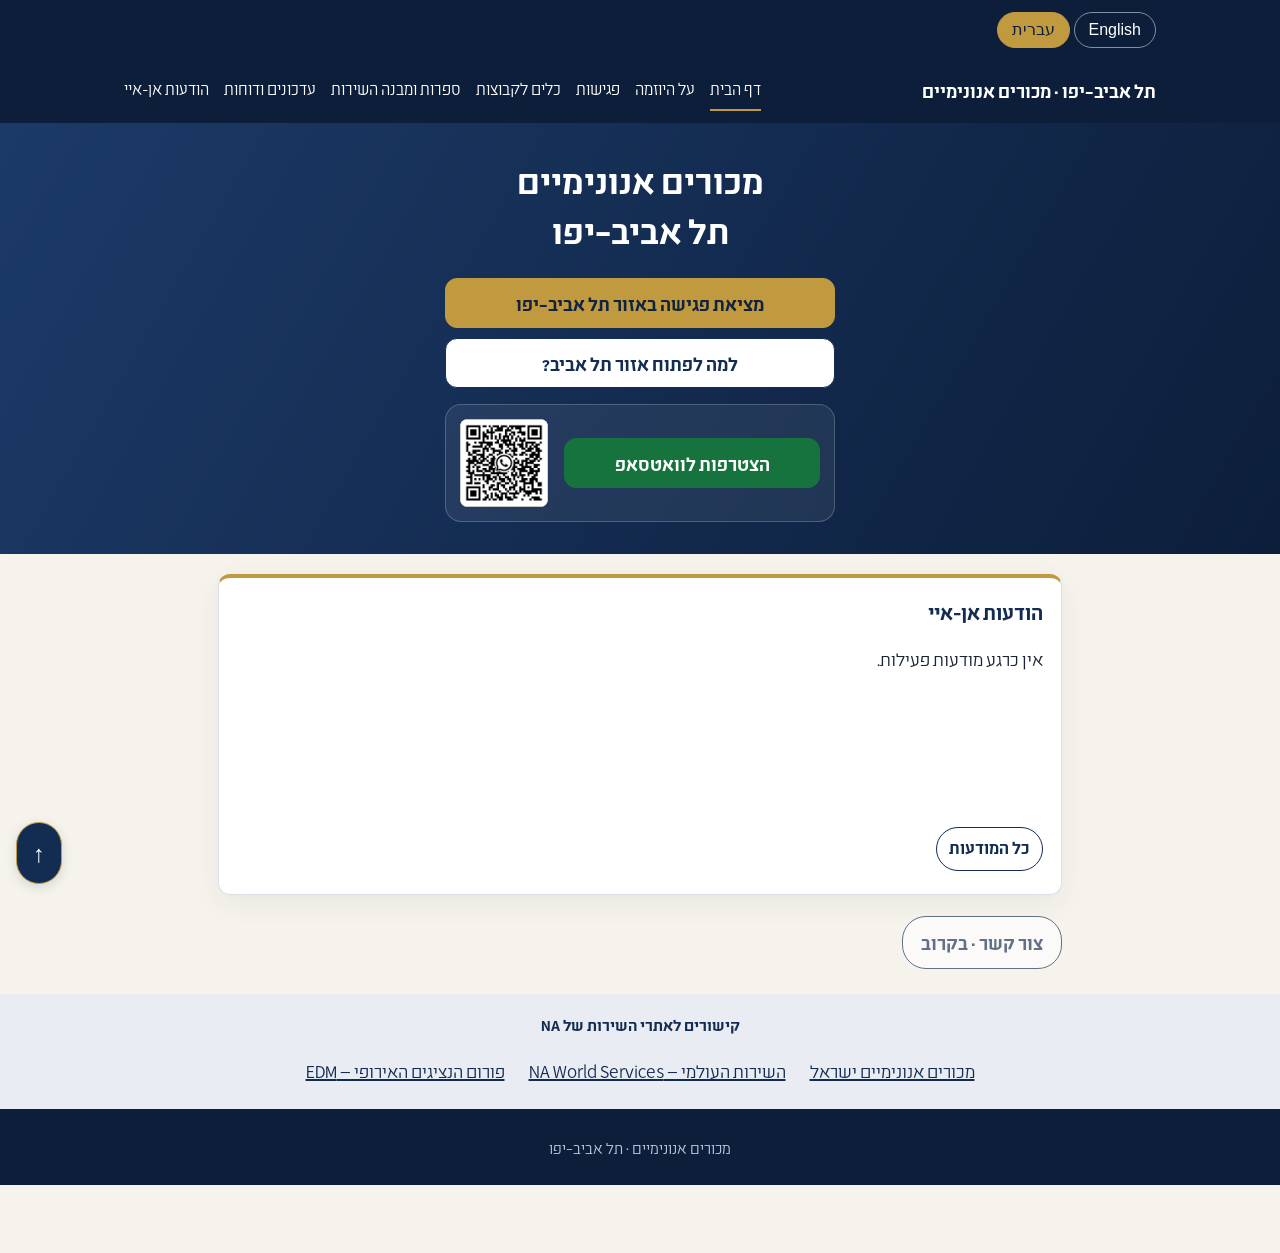
<file: index.html>
<!doctype html><html lang="he" dir="rtl"><head><meta charset="UTF-8"><meta name="viewport" content="width=device-width, initial-scale=1.0"><meta name="color-scheme" content="light only"><meta name="theme-color" content="#132c52"><title>מכורים אנונימיים · תל אביב–יפו | פגישות, שירות ועדכונים</title><meta name="description" content="מידע לקבוצות ולחברים בתל אביב–יפו: רשימת פגישות, הודעות אן-איי, קריאות, ספרות ומבנה השירות, היוזמה להקמת אזור וקישור לקבוצת הוואטסאפ."><link rel="canonical" href="https://na-tel-aviv.github.io/"><meta property="og:type" content="website"><meta property="og:locale" content="he_IL"><meta property="og:site_name" content="יוזמת אזור שירות תל אביב–יפו"><meta property="og:title" content="מכורים אנונימיים · תל אביב–יפו | פגישות ושירות"><meta property="og:description" content="מידע לקבוצות ולחברים בתל אביב–יפו: רשימת פגישות, הודעות אן-איי, קריאות, ספרות ומבנה השירות, היוזמה להקמת אזור וקישור לקבוצת הוואטסאפ."><meta property="og:url" content="https://na-tel-aviv.github.io/"><meta property="og:image" content="https://na-tel-aviv.github.io/assets/tel-aviv-share.jpg"><meta property="og:image:secure_url" content="https://na-tel-aviv.github.io/assets/tel-aviv-share.jpg"><meta property="og:image:type" content="image/jpeg"><meta property="og:image:width" content="1536"><meta property="og:image:height" content="1536"><meta property="og:image:alt" content="אזור תל אביב — סמל NA על רקע העיר בשעת ערב"><meta name="twitter:card" content="summary_large_image"><meta name="twitter:title" content="מכורים אנונימיים · תל אביב–יפו | פגישות ושירות"><meta name="twitter:description" content="מידע לקבוצות ולחברים בתל אביב–יפו: רשימת פגישות, הודעות אן-איי, קריאות, ספרות ומבנה השירות, היוזמה להקמת אזור וקישור לקבוצת הוואטסאפ."><meta name="twitter:image" content="https://na-tel-aviv.github.io/assets/tel-aviv-share.jpg"><link rel="stylesheet" href="community-v5.css"><script src="community-v5.js?v=yafo" defer></script><style>
.home .hub-hero{padding:32px 20px}.home .hub-hero h1{font-size:38px;line-height:1.3;margin:0 auto 24px}.home .home-actions{display:grid;grid-template-columns:1fr;gap:10px;max-width:390px;margin:0 auto}.home .home-actions>.action{display:flex;align-items:center;justify-content:center;min-height:48px;padding:10px 16px;margin:0;border-radius:12px;font-size:17px}.home-join-row{display:flex;align-items:center;justify-content:space-between;gap:16px;margin-top:6px;padding:14px;background:rgba(255,255,255,.07);border:1px solid rgba(255,255,255,.2);border-radius:16px}.home .home-join-row .whatsapp-qr{width:88px;flex:0 0 88px;border-radius:8px}.home .home-join-row .whatsapp-button{display:flex;align-items:center;justify-content:center;flex:1;min-height:48px;max-width:none;margin:0;padding:10px 12px;border-radius:12px;font-size:16px;line-height:1.4;text-align:center}.home #home-board h2{font-size:22px}.home .compact-home{padding:20px 18px}.home header.nav{padding:12px 0}.home .site-links{gap:5px 15px}
@media(max-width:600px){.home .brand{font-size:14px;text-align:center}.home .site-links{display:grid;grid-template-columns:repeat(3,minmax(0,1fr));gap:2px 8px;margin-top:10px;text-align:center;align-items:center}.home .site-links a{font-size:12px;line-height:1.35;padding:6px 0}.home .site-links a:nth-child(5){grid-column:span 2}.home .hub-hero{padding:28px 20px}.home .hub-hero h1{font-size:30px;margin-bottom:22px}.home .home-actions>.action{font-size:16px}.home .home-join-row{gap:12px;padding:12px}.home .home-join-row .whatsapp-qr{width:80px;flex-basis:80px}.home .home-join-row .whatsapp-button{font-size:15px;padding:10px 8px}.home .container{padding:0 16px}}
</style><link rel="stylesheet" href="typography-meoded-v2.css"><link rel="stylesheet" href="bilingual.css?v=1"><script src="i18n.js?v=3" defer></script></head><body class="home"><header class="nav"></header><main><section class="hub-hero"><h1>מכורים אנונימיים<br>תל אביב–יפו</h1><div class="home-actions"><a class="action primary home-gold" href="meetings.html">מציאת פגישה באזור תל אביב–יפו</a><a class="action" href="initiative.html">למה לפתוח אזור תל אביב?</a><div class="home-join-row"><a class="action whatsapp-button" href="https://chat.whatsapp.com/EUOjk9FN8PeHu8zRY08g4K?s=cl&amp;p=a&amp;mlu=4&amp;ilr=4" target="_blank" rel="noopener noreferrer">הצטרפות לוואטסאפ</a><a href="https://chat.whatsapp.com/EUOjk9FN8PeHu8zRY08g4K?s=cl&amp;p=a&amp;mlu=4&amp;ilr=4" target="_blank" rel="noopener noreferrer" class="whatsapp-qr" aria-label="הצטרפות לקבוצת הוואטסאפ באמצעות קוד QR"><img src="[data-uri]" alt="קוד QR להצטרפות לקבוצת אזור תל אביב בדרך" width="1384" height="1536"></a></div></div></section><div class="hub-main compact-home"><div id="home-board"></div><div class="home-utilities"><button class="action" disabled>צור קשר · בקרוב</button></div></div></main><footer>מכורים אנונימיים · תל אביב–יפו</footer></body></html>
</file>
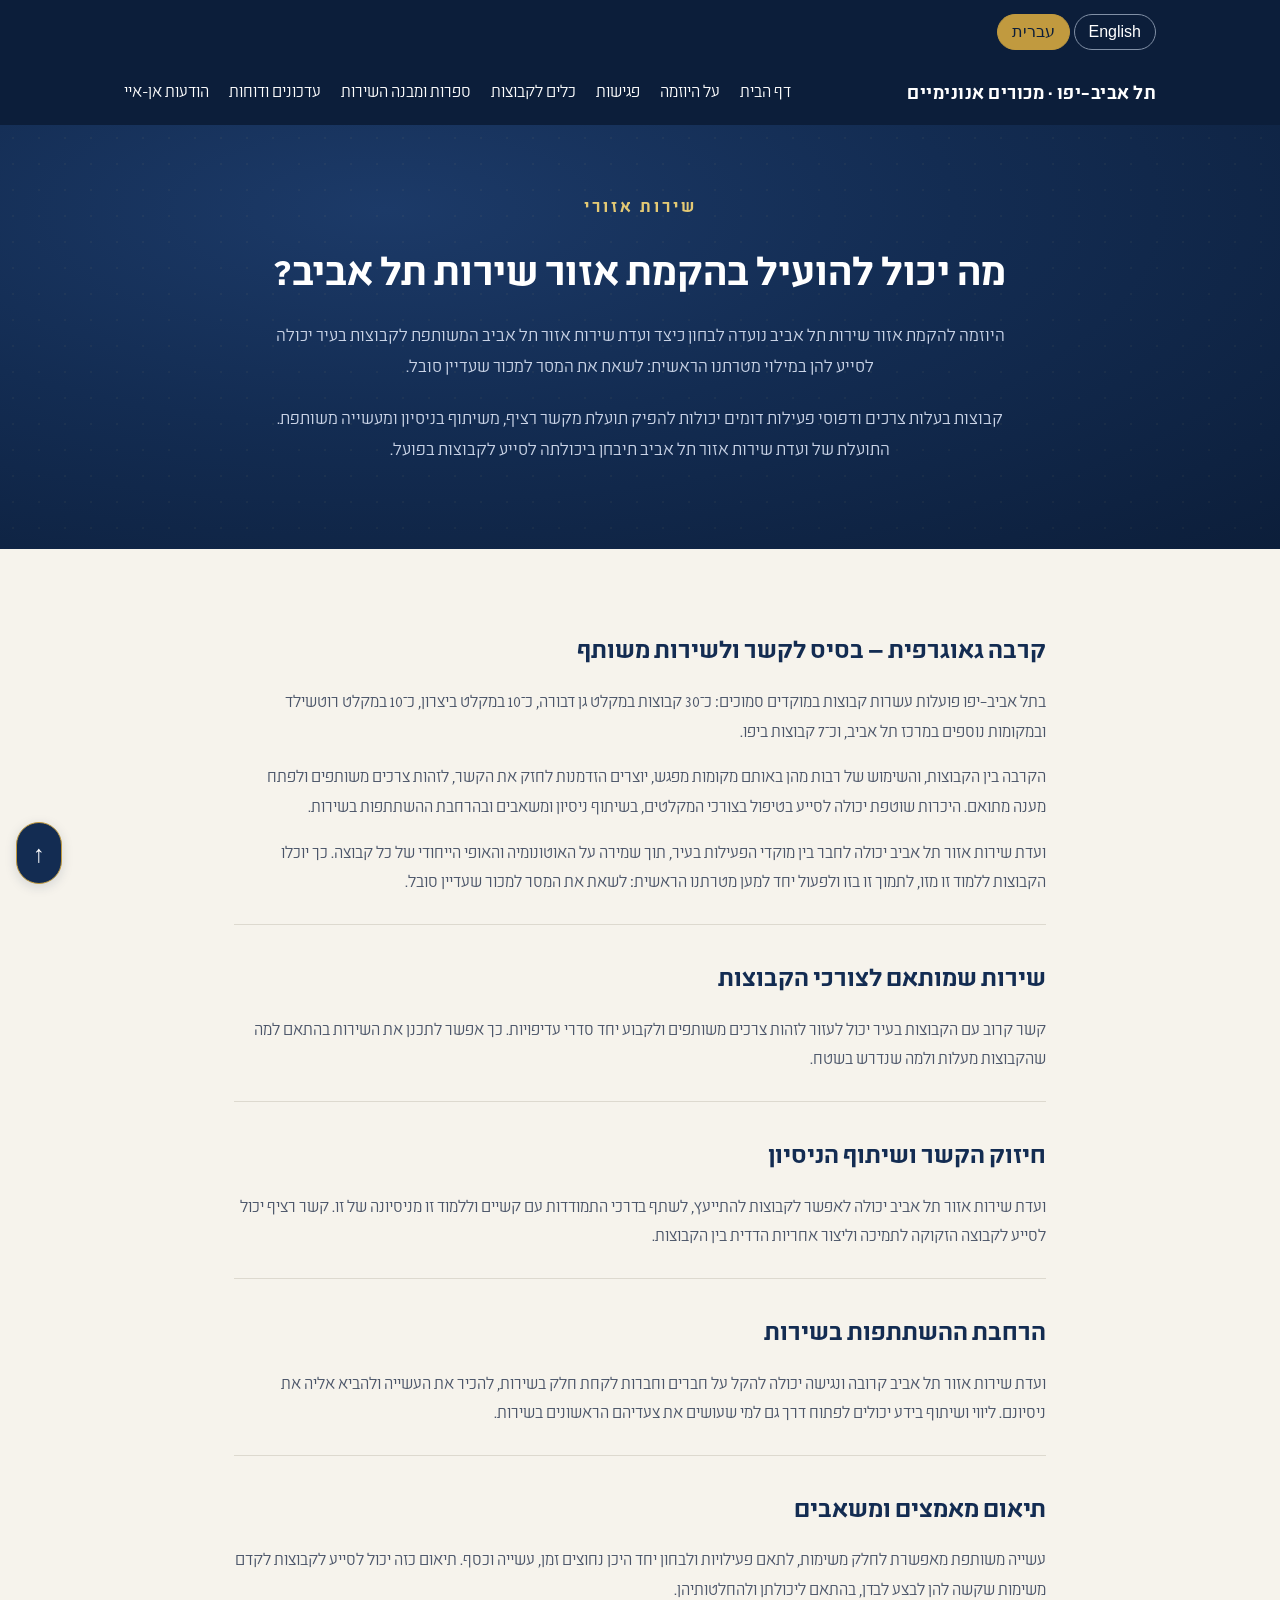
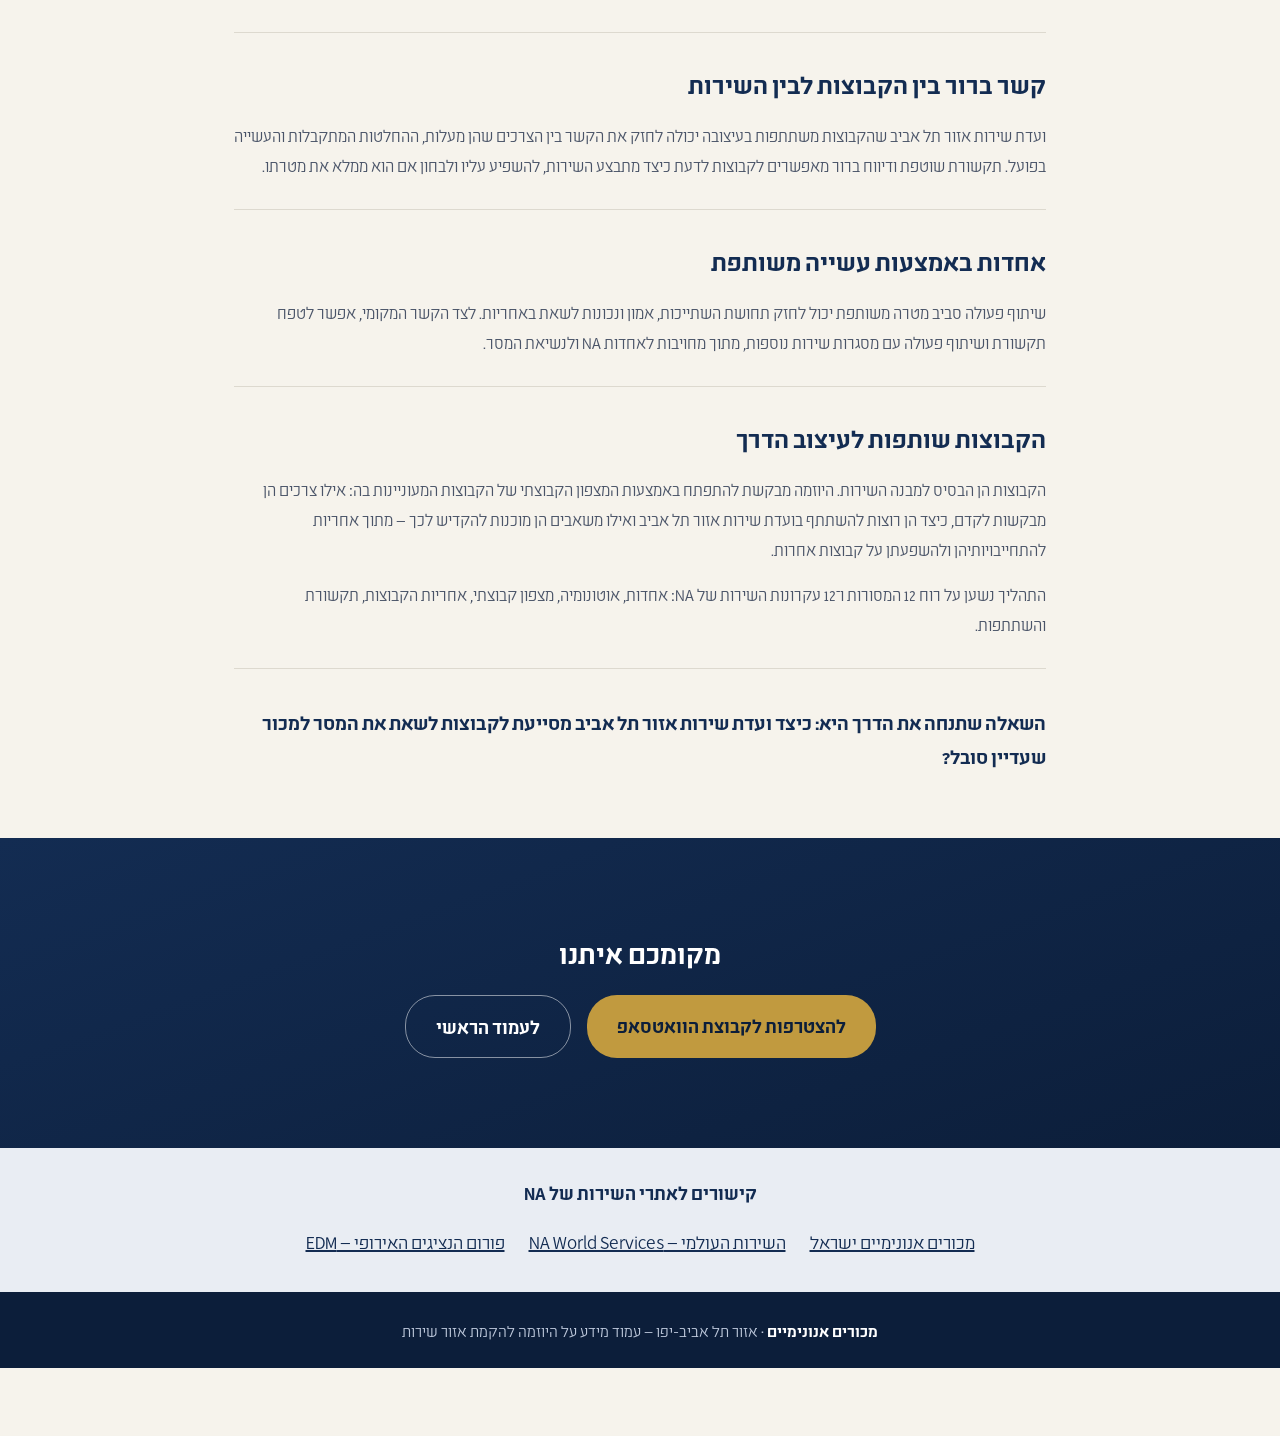
<file: benefits.html>
<!DOCTYPE html><html lang="he" dir="rtl"><head><meta charset="UTF-8"><meta name="viewport" content="width=device-width, initial-scale=1.0"><meta name="color-scheme" content="light only"><meta name="theme-color" content="#132c52"><title>מה יכול להועיל בהקמת אזור שירות תל אביב? | מכורים אנונימיים</title><meta name="description" content="הקרבה בין הקבוצות בתל אביב–יפו, שיתוף הניסיון, הרחבת ההשתתפות ועקרונות השירות — כיצד אזור מקומי יכול לסייע בנשיאת המסר."><link rel="canonical" href="https://na-tel-aviv.github.io/benefits.html"><meta property="og:type" content="website"><meta property="og:locale" content="he_IL"><meta property="og:site_name" content="יוזמת אזור שירות תל אביב–יפו"><meta property="og:title" content="מה יכול להועיל בהקמת אזור שירות תל אביב?"><meta property="og:description" content="הקרבה בין הקבוצות בתל אביב–יפו, שיתוף הניסיון, הרחבת ההשתתפות ועקרונות השירות — כיצד אזור מקומי יכול לסייע בנשיאת המסר."><meta property="og:url" content="https://na-tel-aviv.github.io/benefits.html"><meta property="og:image" content="https://na-tel-aviv.github.io/assets/tel-aviv-share.jpg"><meta property="og:image:secure_url" content="https://na-tel-aviv.github.io/assets/tel-aviv-share.jpg"><meta property="og:image:type" content="image/jpeg"><meta property="og:image:width" content="1536"><meta property="og:image:height" content="1536"><meta property="og:image:alt" content="אזור תל אביב — סמל NA על רקע העיר בשעת ערב"><meta name="twitter:card" content="summary_large_image"><meta name="twitter:title" content="מה יכול להועיל בהקמת אזור שירות תל אביב?"><meta name="twitter:description" content="הקרבה בין הקבוצות בתל אביב–יפו, שיתוף הניסיון, הרחבת ההשתתפות ועקרונות השירות — כיצד אזור מקומי יכול לסייע בנשיאת המסר."><meta name="twitter:image" content="https://na-tel-aviv.github.io/assets/tel-aviv-share.jpg"><style>html{color-scheme:light only;}:root{--navy:#132c52;--navy-deep:#0c1e3a;--blue:#2f6fb0;--gold:#c19a3f;--gold-light:#e4c974;--paper:#f6f3ec;--ink:#1c2333;--ink-soft:#4a5468;--card:#ffffff;}*{box-sizing:border-box;margin:0;padding:0;}html{scroll-behavior:smooth;}body{font-family:'Segoe UI','Arial Hebrew','Noto Sans Hebrew',Arial,sans-serif;background:var(--paper);color:var(--ink);direction:rtl;line-height:1.6;overflow-x:hidden;}h1,h2,h3{font-family:Georgia,'Times New Roman',serif;color:var(--navy);}a{color:inherit;}.container{max-width:1080px;margin:0 auto;padding:0 28px;}header.nav{position:sticky;top:0;z-index:50;background:rgba(12,30,58,0.92);backdrop-filter:blur(6px);color:#fff;padding:14px 0;transition:box-shadow .3s;}header.nav.scrolled{box-shadow:0 6px 18px rgba(0,0,0,.25);}.nav-inner{display:flex;align-items:center;justify-content:space-between;}.brand{display:flex;align-items:center;gap:12px;font-weight:bold;font-size:16px;letter-spacing:.5px;}.brand svg{width:28px;height:28px;}nav.links{display:flex;gap:26px;font-size:15px;}nav.links a{text-decoration:none;opacity:.85;position:relative;padding-bottom:4px;}nav.links a:hover{opacity:1;}nav.links a::after{content:"";position:absolute;right:0;bottom:0;height:2px;width:0;background:var(--gold);transition:width .25s;}nav.links a:hover::after{width:100%;}.hero{background:radial-gradient(ellipse at 30% 20%,#1c3a68 0%,var(--navy) 45%,var(--navy-deep) 100%);color:#fff;padding:110px 0 90px;position:relative;overflow:hidden;text-align:center;}.hero::before{content:"";position:absolute;inset:0;background-image:radial-gradient(circle,rgba(228,201,116,.08) 1px,transparent 1px);background-size:26px 26px;opacity:.6;}.hero-content{position:relative;z-index:2;}.emblem-lg{width:84px;height:84px;margin:0 auto 22px;animation:fadeDown .9s ease both;}.eyebrow{color:var(--gold-light);font-weight:bold;letter-spacing:3px;font-size:14px;margin-bottom:18px;animation:fadeDown .9s .1s ease both;}.hero h1{color:#fff;font-size:44px;line-height:1.3;max-width:760px;margin:0 auto 22px;animation:fadeDown .9s .2s ease both;}.hero p.lead{color:#c9d3e6;font-size:19px;max-width:620px;margin:0 auto 34px;animation:fadeDown .9s .3s ease both;}.cta-row{display:flex;gap:16px;justify-content:center;flex-wrap:wrap;animation:fadeDown .9s .4s ease both;}.btn{display:inline-block;padding:14px 30px;border-radius:30px;font-weight:bold;font-size:15px;text-decoration:none;transition:transform .2s,box-shadow .2s;}.btn-gold{background:var(--gold);color:var(--navy-deep);}.btn-gold:hover{transform:translateY(-2px);box-shadow:0 10px 24px rgba(193,154,63,.35);}.btn-outline{border:1.5px solid rgba(255,255,255,.5);color:#fff;}.btn-outline:hover{background:rgba(255,255,255,.08);transform:translateY(-2px);}@keyframes fadeDown{from{opacity:0;transform:translateY(-14px);}to{opacity:1;transform:translateY(0);}}.divider-wave{display:block;width:100%;height:60px;margin-top:-2px;}section{padding:86px 0;}.eyebrow-sm{color:var(--blue);font-weight:bold;letter-spacing:2px;font-size:13px;margin-bottom:10px;text-align:center;}.section-title{font-size:32px;text-align:center;margin-bottom:16px;}.section-sub{text-align:center;color:var(--ink-soft);max-width:640px;margin:0 auto 56px;font-size:17px;}.purpose-box{background:var(--card);border-radius:16px;padding:38px 44px;box-shadow:0 10px 30px rgba(19,44,82,.08);border-right:5px solid var(--gold);max-width:820px;margin:0 auto;}.purpose-box p{font-size:18px;color:var(--ink-soft);}.purpose-box b{color:var(--navy);}.purpose-box p+p{margin-top:22px;}.reasons-grid{display:grid;grid-template-columns:repeat(2,1fr);gap:26px;}@media (max-width:760px){.reasons-grid{grid-template-columns:1fr;}}.reason-card{background:var(--card);border-radius:14px;padding:30px 28px;box-shadow:0 6px 20px rgba(19,44,82,.06);transition:transform .3s,box-shadow .3s,opacity .7s,transform .7s;}.reason-card.pre-reveal{opacity:0;transform:translateY(24px);}.reason-card.pre-reveal.visible{opacity:1;transform:translateY(0);}.reason-card:hover{transform:translateY(-6px);box-shadow:0 16px 34px rgba(19,44,82,.14);}.reason-icon{width:46px;height:46px;border-radius:50%;background:linear-gradient(140deg,var(--gold-light),var(--gold));display:flex;align-items:center;justify-content:center;margin-bottom:16px;color:var(--navy-deep);font-size:20px;font-weight:bold;}.reason-card h3{font-size:20px;margin-bottom:10px;}.reason-card p{color:var(--ink-soft);font-size:15.5px;}.reason-card.wide{grid-column:1 / -1;}.meeting-section{background:linear-gradient(180deg,#eef2f8 0%,var(--paper) 100%);}.details-card{max-width:720px;margin:0 auto;background:var(--card);border:2px solid var(--navy);border-radius:16px;padding:36px 40px;position:relative;box-shadow:0 14px 34px rgba(19,44,82,.1);}.details-card .tag{position:absolute;top:-18px;right:32px;background:var(--gold);color:#fff;font-weight:bold;font-size:14px;padding:6px 18px;border-radius:20px;}.details-list{display:grid;grid-template-columns:1fr 1fr;gap:18px 30px;margin-top:14px;}@media (max-width:560px){.details-list{grid-template-columns:1fr;}}.detail-row{font-size:18px;font-weight:bold;color:var(--navy);}.detail-row .blank{font-weight:normal;color:var(--ink-soft);border-bottom:1.5px dotted #a9b2c3;padding-bottom:2px;}.detail-row .filled{color:var(--blue);}.closing-cta{background:linear-gradient(160deg,var(--navy) 0%,var(--navy-deep) 100%);color:#fff;text-align:center;padding:90px 0;}.closing-cta h2{color:#fff;font-size:30px;margin-bottom:18px;}.closing-cta p{color:#c9d3e6;max-width:600px;margin:0 auto 30px;font-size:17px;}footer{background:var(--navy-deep);color:#93a2bd;text-align:center;padding:26px 0;font-size:14px;}footer b{color:#fff;}.fade-in{opacity:1;transform:none;transition:opacity .7s,transform .7s;}.fade-in.pre-reveal{opacity:0;transform:translateY(16px);}.fade-in.pre-reveal.visible{opacity:1;transform:translateY(0);}.whatsapp-join{display:flex;align-items:center;justify-content:center;gap:24px;flex-wrap:wrap;margin:30px auto 0;max-width:560px;padding:22px;border:1px solid rgba(255,255,255,.25);border-radius:16px;background:rgba(255,255,255,.06);}.whatsapp-join .btn{background:#16733e;color:#fff;max-width:100%;}.whatsapp-join .btn:hover{background:#125c32;}.whatsapp-join a:focus-visible{outline:3px solid var(--gold-light);outline-offset:5px;}.whatsapp-join p{color:#c9d3e6;font-size:14px;margin-top:10px;}.whatsapp-qr{display:block;position:relative;width:208px;max-width:100%;aspect-ratio:1;overflow:hidden;border-radius:12px;flex-shrink:0;background:#fff;}.whatsapp-qr img{position:absolute;width:333.493976%;height:auto;max-width:none;left:-116.86747%;top:-151.566265%;}</style><style>.article{max-width:860px;margin:auto;padding:48px 24px 64px}.article section{padding:28px 0;border-bottom:1px solid #ddd9cf}.article h2{font-size:27px;margin-bottom:16px}.article p{font-size:18px;color:var(--ink-soft)}.article p+p{margin-top:16px}.article .question{margin-top:36px;font-size:21px;color:var(--navy);font-weight:bold}.nav-inner{gap:14px;flex-wrap:wrap}a:focus-visible{outline:3px solid var(--gold);outline-offset:5px}.hero{padding:66px 0}.hero p.lead{max-width:760px;margin-bottom:20px}@media(max-width:600px){.container{padding:0 20px}.hero h1{font-size:32px}.article h2{font-size:24px}.article{padding:24px 20px 44px}.brand{font-size:14px}.hero p.lead{font-size:18px}}</style><link rel="stylesheet" href="community-v5.css"><script src="community-v5.js?v=yafo" defer></script><link rel="stylesheet" href="typography-meoded-v2.css"><link rel="stylesheet" href="bilingual.css?v=1"><script src="i18n.js?v=3" defer></script></head><body><header class="nav"><div class="container nav-inner"><div class="brand">אזור תל אביב-יפו · מכורים אנונימיים</div><nav class="links" aria-label="ניווט ראשי"><a href="./">לעמוד הראשי</a></nav></div></header><main><section class="hero"><div class="container hero-content"><div class="eyebrow">שירות אזורי</div><h1>מה יכול להועיל בהקמת אזור שירות תל אביב?</h1><p class="lead">היוזמה להקמת אזור שירות תל אביב נועדה לבחון כיצד ועדת שירות אזור תל אביב המשותפת לקבוצות בעיר יכולה לסייע להן במילוי מטרתנו הראשית: לשאת את המסר למכור שעדיין סובל.</p><p class="lead">קבוצות בעלות צרכים ודפוסי פעילות דומים יכולות להפיק תועלת מקשר רציף, משיתוף בניסיון ומעשייה משותפת. התועלת של ועדת שירות אזור תל אביב תיבחן ביכולתה לסייע לקבוצות בפועל.</p></div></section><article class="article"><section><h2>קרבה גאוגרפית — בסיס לקשר ולשירות משותף</h2><p>בתל אביב–יפו פועלות עשרות קבוצות במוקדים סמוכים: כ־30 קבוצות במקלט גן דבורה, כ־10 במקלט ביצרון, כ־10 במקלט רוטשילד ובמקומות נוספים במרכז תל אביב, וכ־7 קבוצות ביפו.</p><p>הקרבה בין הקבוצות, והשימוש של רבות מהן באותם מקומות מפגש, יוצרים הזדמנות לחזק את הקשר, לזהות צרכים משותפים ולפתח מענה מתואם. היכרות שוטפת יכולה לסייע בטיפול בצורכי המקלטים, בשיתוף ניסיון ומשאבים ובהרחבת ההשתתפות בשירות.</p><p>ועדת שירות אזור תל אביב יכולה לחבר בין מוקדי הפעילות בעיר, תוך שמירה על האוטונומיה והאופי הייחודי של כל קבוצה. כך יוכלו הקבוצות ללמוד זו מזו, לתמוך זו בזו ולפעול יחד למען מטרתנו הראשית: לשאת את המסר למכור שעדיין סובל.</p></section><section><h2>שירות שמותאם לצורכי הקבוצות</h2><p>קשר קרוב עם הקבוצות בעיר יכול לעזור לזהות צרכים משותפים ולקבוע יחד סדרי עדיפויות. כך אפשר לתכנן את השירות בהתאם למה שהקבוצות מעלות ולמה שנדרש בשטח.</p></section><section><h2>חיזוק הקשר ושיתוף הניסיון</h2><p>ועדת שירות אזור תל אביב יכולה לאפשר לקבוצות להתייעץ, לשתף בדרכי התמודדות עם קשיים וללמוד זו מניסיונה של זו. קשר רציף יכול לסייע לקבוצה הזקוקה לתמיכה וליצור אחריות הדדית בין הקבוצות.</p></section><section><h2>הרחבת ההשתתפות בשירות</h2><p>ועדת שירות אזור תל אביב קרובה ונגישה יכולה להקל על חברים וחברות לקחת חלק בשירות, להכיר את העשייה ולהביא אליה את ניסיונם. ליווי ושיתוף בידע יכולים לפתוח דרך גם למי שעושים את צעדיהם הראשונים בשירות.</p></section><section><h2>תיאום מאמצים ומשאבים</h2><p>עשייה משותפת מאפשרת לחלק משימות, לתאם פעילויות ולבחון יחד היכן נחוצים זמן, עשייה וכסף. תיאום כזה יכול לסייע לקבוצות לקדם משימות שקשה להן לבצע לבדן, בהתאם ליכולתן ולהחלטותיהן.</p></section><section><h2>קשר ברור בין הקבוצות לבין השירות</h2><p>ועדת שירות אזור תל אביב שהקבוצות משתתפות בעיצובה יכולה לחזק את הקשר בין הצרכים שהן מעלות, ההחלטות המתקבלות והעשייה בפועל. תקשורת שוטפת ודיווח ברור מאפשרים לקבוצות לדעת כיצד מתבצע השירות, להשפיע עליו ולבחון אם הוא ממלא את מטרתו.</p></section><section><h2>אחדות באמצעות עשייה משותפת</h2><p>שיתוף פעולה סביב מטרה משותפת יכול לחזק תחושת השתייכות, אמון ונכונות לשאת באחריות. לצד הקשר המקומי, אפשר לטפח תקשורת ושיתוף פעולה עם מסגרות שירות נוספות, מתוך מחויבות לאחדות NA ולנשיאת המסר.</p></section><section><h2>הקבוצות שותפות לעיצוב הדרך</h2><p>הקבוצות הן הבסיס למבנה השירות. היוזמה מבקשת להתפתח באמצעות המצפון הקבוצתי של הקבוצות המעוניינות בה: אילו צרכים הן מבקשות לקדם, כיצד הן רוצות להשתתף בועדת שירות אזור תל אביב ואילו משאבים הן מוכנות להקדיש לכך — מתוך אחריות להתחייבויותיהן ולהשפעתן על קבוצות אחרות.</p><p>התהליך נשען על רוח 12 המסורות ו־12 עקרונות השירות של NA: אחדות, אוטונומיה, מצפון קבוצתי, אחריות הקבוצות, תקשורת והשתתפות.</p></section><p class="question">השאלה שתנחה את הדרך היא: כיצד ועדת שירות אזור תל אביב מסייעת לקבוצות לשאת את המסר למכור שעדיין סובל?</p></article><section class="closing-cta"><div class="container"><h2>מקומכם איתנו</h2><div class="cta-row"><a class="btn btn-gold" href="https://chat.whatsapp.com/EUOjk9FN8PeHu8zRY08g4K?s=cl&amp;p=a&amp;mlu=4&amp;ilr=4" target="_blank" rel="noopener noreferrer">להצטרפות לקבוצת הוואטסאפ</a><a class="btn btn-outline" href="./">לעמוד הראשי</a></div></div></section></main><footer><div class="container"><b>מכורים אנונימיים</b> · אזור תל אביב-יפו — עמוד מידע על היוזמה להקמת אזור שירות</div></footer></body></html>
</file>
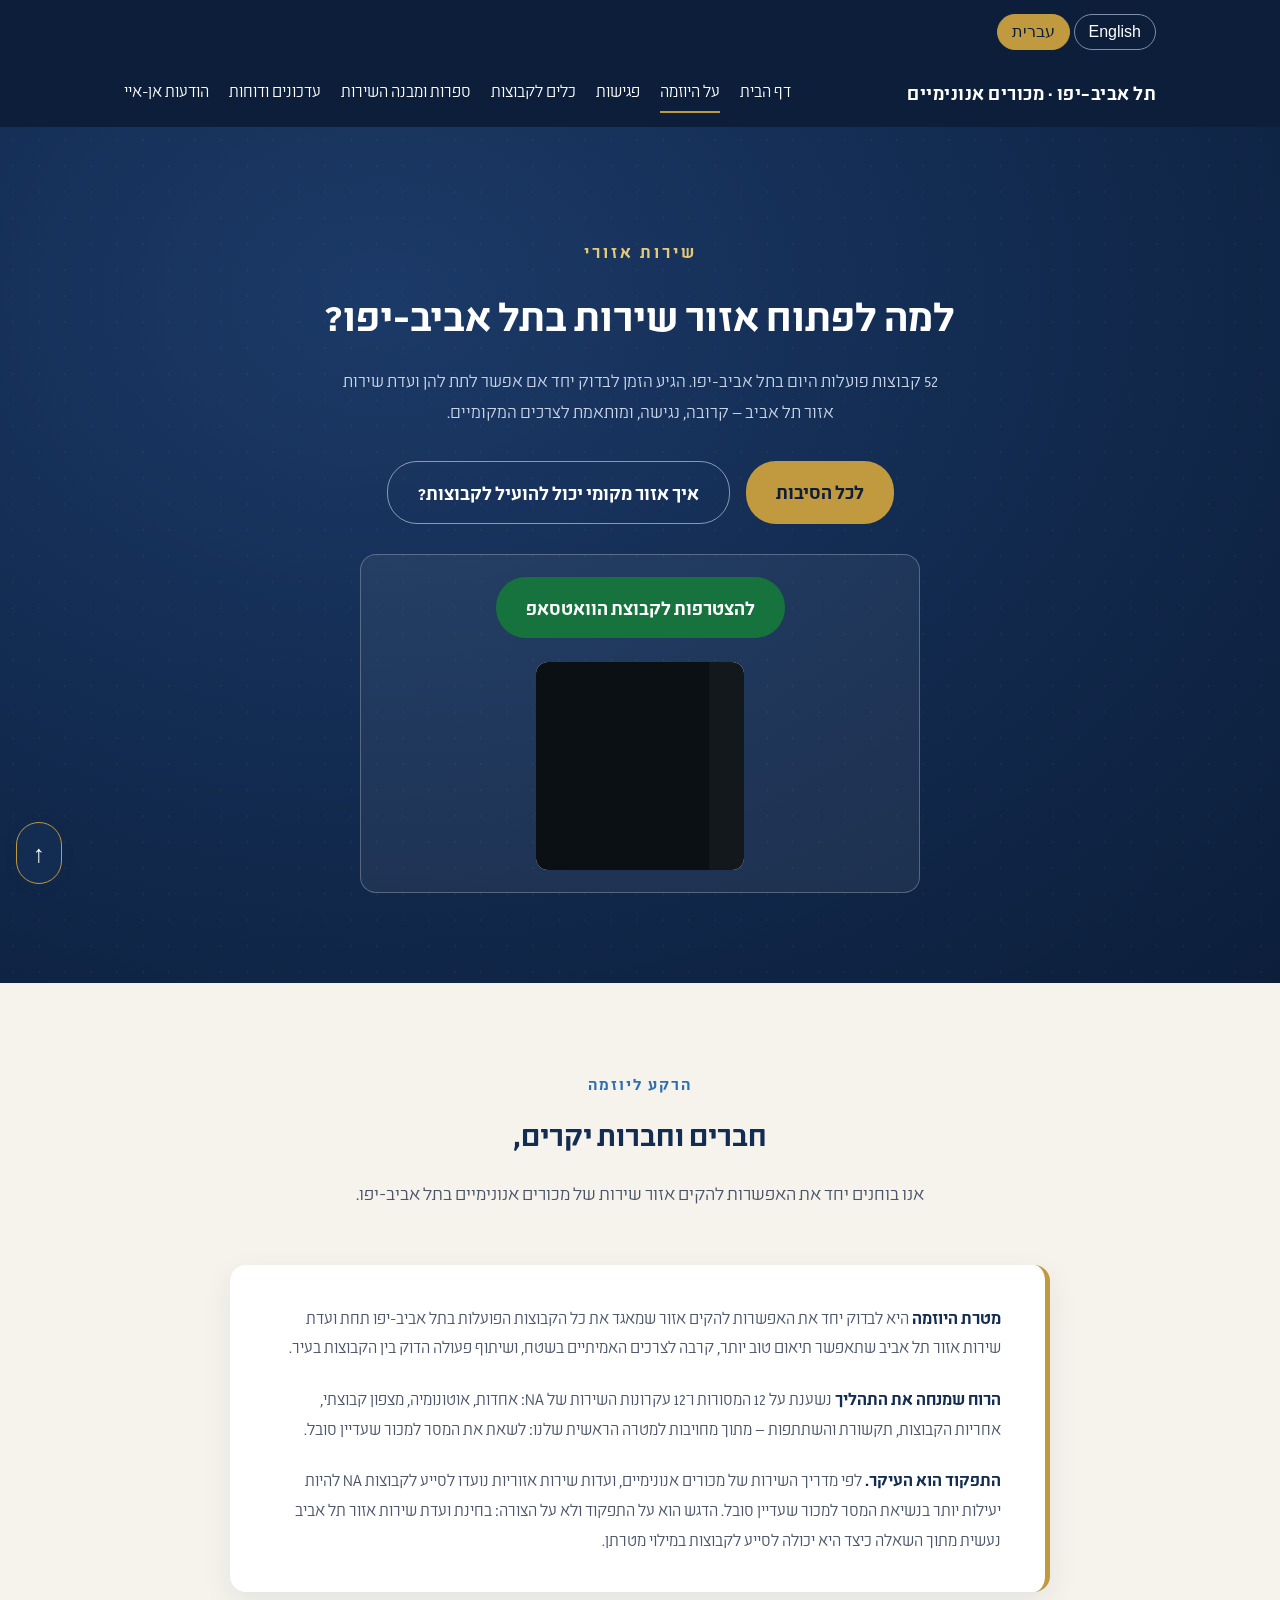
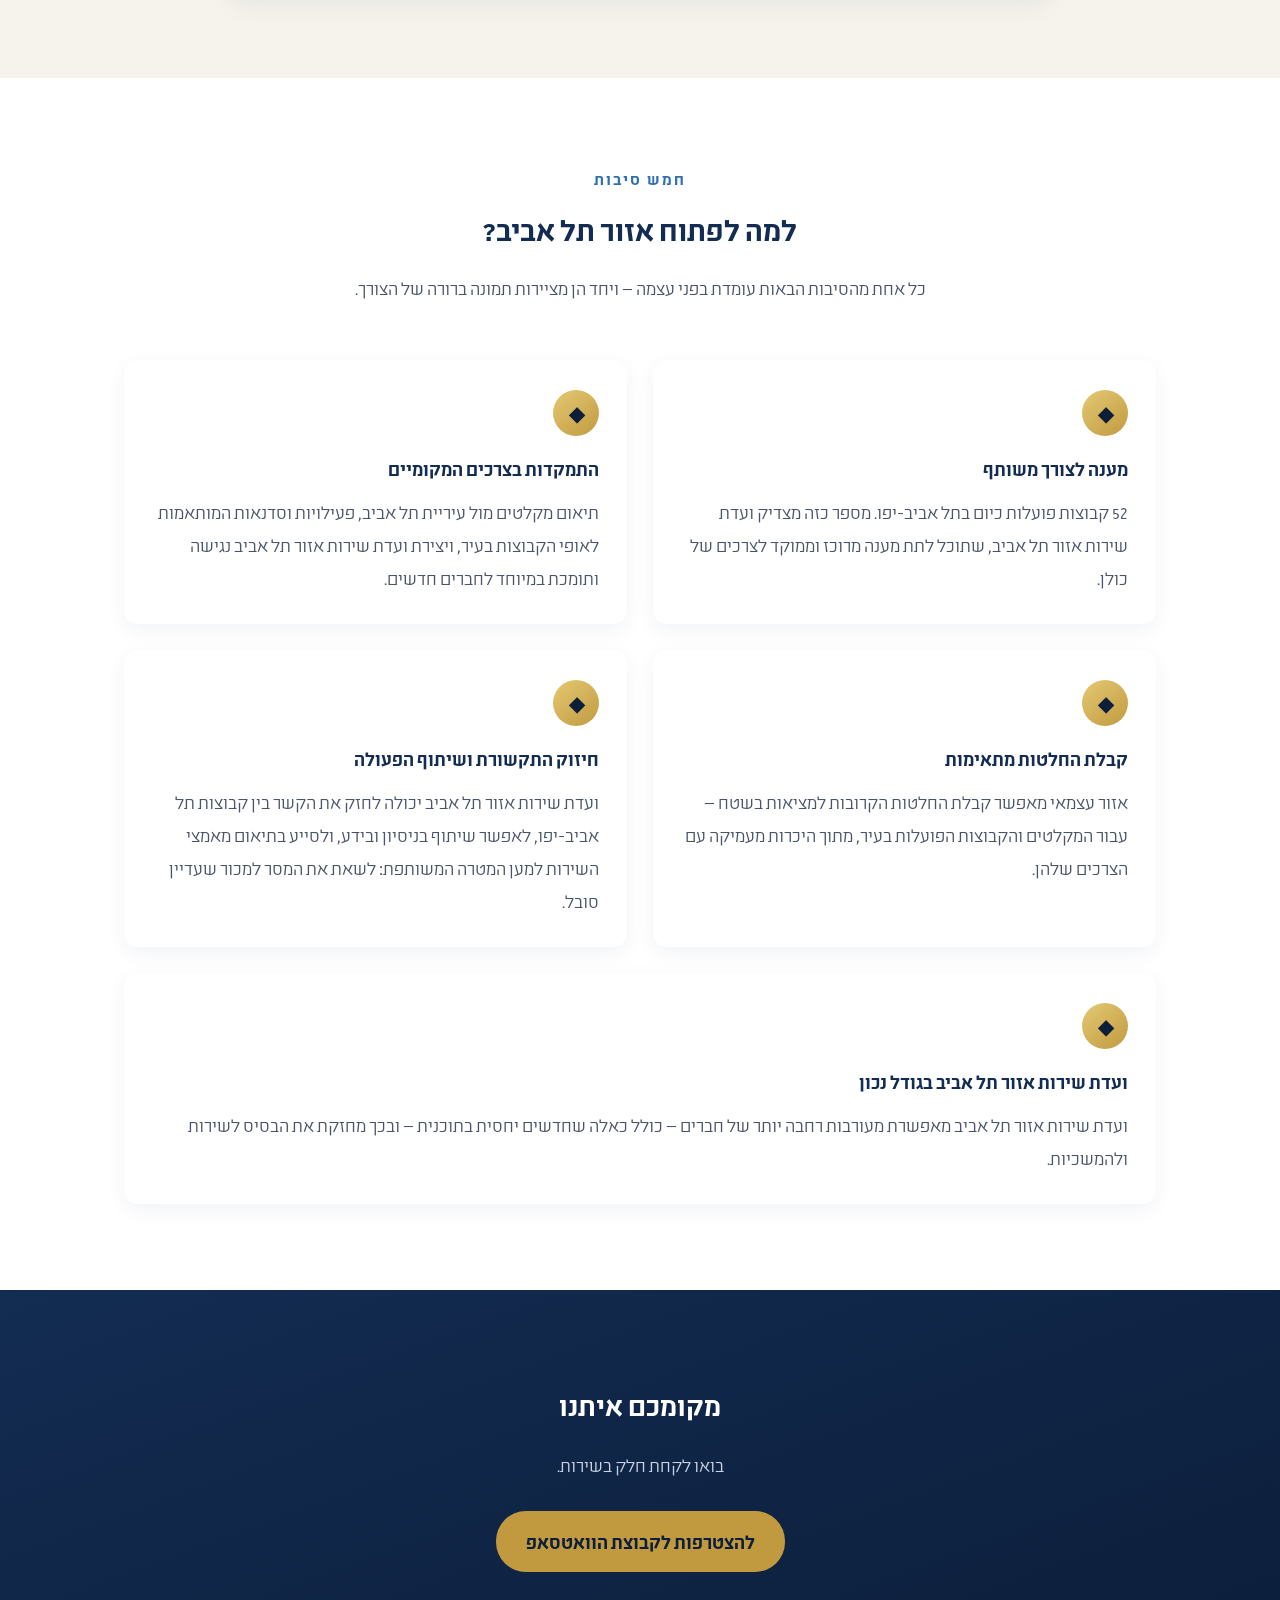
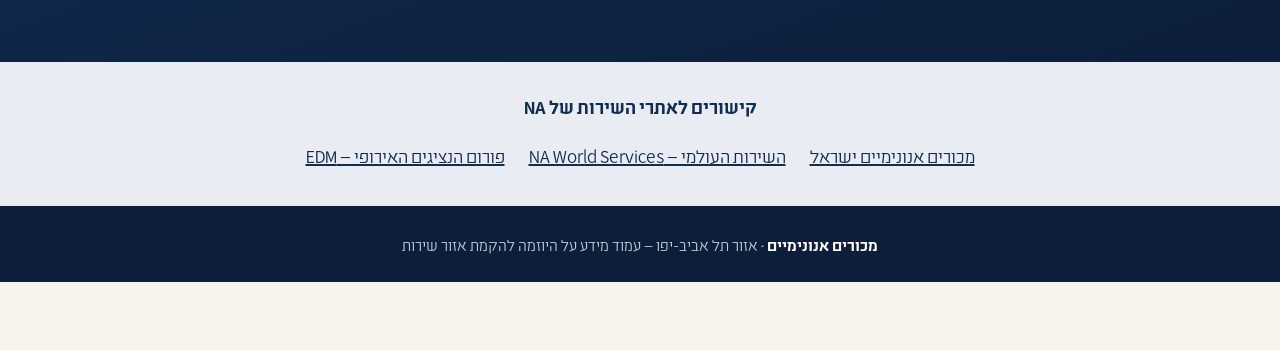
<file: initiative.html>
<!DOCTYPE html><html lang="he" dir="rtl"><head><meta charset="UTF-8"><meta name="viewport" content="width=device-width, initial-scale=1.0"><meta name="color-scheme" content="light only"><meta name="theme-color" content="#132c52"><title>למה לפתוח אזור תל אביב-יפו | מכורים אנונימיים</title><meta name="description" content="הכירו את היוזמה להקמת אזור שירות בתל אביב–יפו: הרקע, חמש הסיבות להקמת האזור ועקרונות השירות של NA למען נשיאת המסר למכור שעדיין סובל. באתר גם קישור להצטרפות לקבוצת הוואטסאפ."><link rel="canonical" href="https://na-tel-aviv.github.io/initiative.html"><meta property="og:type" content="website"><meta property="og:locale" content="he_IL"><meta property="og:site_name" content="יוזמת אזור שירות תל אביב–יפו"><meta property="og:title" content="לקראת אזור שירות תל אביב–יפו | רקע, מטרות ועקרונות"><meta property="og:description" content="הכירו את היוזמה להקמת אזור שירות בתל אביב–יפו: הרקע, חמש הסיבות להקמת האזור ועקרונות השירות של NA למען נשיאת המסר למכור שעדיין סובל. באתר גם קישור להצטרפות לקבוצת הוואטסאפ."><meta property="og:url" content="https://na-tel-aviv.github.io/initiative.html"><meta property="og:image" content="https://na-tel-aviv.github.io/assets/tel-aviv-share.jpg"><meta property="og:image:secure_url" content="https://na-tel-aviv.github.io/assets/tel-aviv-share.jpg"><meta property="og:image:type" content="image/jpeg"><meta property="og:image:width" content="1536"><meta property="og:image:height" content="1536"><meta property="og:image:alt" content="אזור תל אביב — סמל NA על רקע העיר בשעת ערב"><meta name="twitter:card" content="summary_large_image"><meta name="twitter:title" content="לקראת אזור שירות תל אביב–יפו | רקע, מטרות ועקרונות"><meta name="twitter:description" content="הכירו את היוזמה להקמת אזור שירות בתל אביב–יפו: הרקע, חמש הסיבות להקמת האזור ועקרונות השירות של NA למען נשיאת המסר למכור שעדיין סובל. באתר גם קישור להצטרפות לקבוצת הוואטסאפ."><meta name="twitter:image" content="https://na-tel-aviv.github.io/assets/tel-aviv-share.jpg"><style>html{color-scheme:light only;}:root{--navy:#132c52;--navy-deep:#0c1e3a;--blue:#2f6fb0;--gold:#c19a3f;--gold-light:#e4c974;--paper:#f6f3ec;--ink:#1c2333;--ink-soft:#4a5468;--card:#ffffff;}*{box-sizing:border-box;margin:0;padding:0;}html{scroll-behavior:smooth;}body{font-family:'Segoe UI','Arial Hebrew','Noto Sans Hebrew',Arial,sans-serif;background:var(--paper);color:var(--ink);direction:rtl;line-height:1.6;overflow-x:hidden;}h1,h2,h3{font-family:Georgia,'Times New Roman',serif;color:var(--navy);}a{color:inherit;}.container{max-width:1080px;margin:0 auto;padding:0 28px;}header.nav{position:sticky;top:0;z-index:50;background:rgba(12,30,58,0.92);backdrop-filter:blur(6px);color:#fff;padding:14px 0;transition:box-shadow .3s;}header.nav.scrolled{box-shadow:0 6px 18px rgba(0,0,0,.25);}.nav-inner{display:flex;align-items:center;justify-content:space-between;}.brand{display:flex;align-items:center;gap:12px;font-weight:bold;font-size:16px;letter-spacing:.5px;}.brand svg{width:28px;height:28px;}nav.links{display:flex;gap:26px;font-size:15px;}nav.links a{text-decoration:none;opacity:.85;position:relative;padding-bottom:4px;}nav.links a:hover{opacity:1;}nav.links a::after{content:"";position:absolute;right:0;bottom:0;height:2px;width:0;background:var(--gold);transition:width .25s;}nav.links a:hover::after{width:100%;}.hero{background:radial-gradient(ellipse at 30% 20%,#1c3a68 0%,var(--navy) 45%,var(--navy-deep) 100%);color:#fff;padding:110px 0 90px;position:relative;overflow:hidden;text-align:center;}.hero::before{content:"";position:absolute;inset:0;background-image:radial-gradient(circle,rgba(228,201,116,.08) 1px,transparent 1px);background-size:26px 26px;opacity:.6;}.hero-content{position:relative;z-index:2;}.emblem-lg{width:84px;height:84px;margin:0 auto 22px;animation:fadeDown .9s ease both;}.eyebrow{color:var(--gold-light);font-weight:bold;letter-spacing:3px;font-size:14px;margin-bottom:18px;animation:fadeDown .9s .1s ease both;}.hero h1{color:#fff;font-size:44px;line-height:1.3;max-width:760px;margin:0 auto 22px;animation:fadeDown .9s .2s ease both;}.hero p.lead{color:#c9d3e6;font-size:19px;max-width:620px;margin:0 auto 34px;animation:fadeDown .9s .3s ease both;}.cta-row{display:flex;gap:16px;justify-content:center;flex-wrap:wrap;animation:fadeDown .9s .4s ease both;}.btn{display:inline-block;padding:14px 30px;border-radius:30px;font-weight:bold;font-size:15px;text-decoration:none;transition:transform .2s,box-shadow .2s;}.btn-gold{background:var(--gold);color:var(--navy-deep);}.btn-gold:hover{transform:translateY(-2px);box-shadow:0 10px 24px rgba(193,154,63,.35);}.btn-outline{border:1.5px solid rgba(255,255,255,.5);color:#fff;}.btn-outline:hover{background:rgba(255,255,255,.08);transform:translateY(-2px);}@keyframes fadeDown{from{opacity:0;transform:translateY(-14px);}to{opacity:1;transform:translateY(0);}}.divider-wave{display:block;width:100%;height:60px;margin-top:-2px;}section{padding:86px 0;}.eyebrow-sm{color:var(--blue);font-weight:bold;letter-spacing:2px;font-size:13px;margin-bottom:10px;text-align:center;}.section-title{font-size:32px;text-align:center;margin-bottom:16px;}.section-sub{text-align:center;color:var(--ink-soft);max-width:640px;margin:0 auto 56px;font-size:17px;}.purpose-box{background:var(--card);border-radius:16px;padding:38px 44px;box-shadow:0 10px 30px rgba(19,44,82,.08);border-right:5px solid var(--gold);max-width:820px;margin:0 auto;}.purpose-box p{font-size:18px;color:var(--ink-soft);}.purpose-box b{color:var(--navy);}.purpose-box p+p{margin-top:22px;}.reasons-grid{display:grid;grid-template-columns:repeat(2,1fr);gap:26px;}@media (max-width:760px){.reasons-grid{grid-template-columns:1fr;}}.reason-card{background:var(--card);border-radius:14px;padding:30px 28px;box-shadow:0 6px 20px rgba(19,44,82,.06);transition:transform .3s,box-shadow .3s,opacity .7s,transform .7s;}.reason-card.pre-reveal{opacity:0;transform:translateY(24px);}.reason-card.pre-reveal.visible{opacity:1;transform:translateY(0);}.reason-card:hover{transform:translateY(-6px);box-shadow:0 16px 34px rgba(19,44,82,.14);}.reason-icon{width:46px;height:46px;border-radius:50%;background:linear-gradient(140deg,var(--gold-light),var(--gold));display:flex;align-items:center;justify-content:center;margin-bottom:16px;color:var(--navy-deep);font-size:20px;font-weight:bold;}.reason-card h3{font-size:20px;margin-bottom:10px;}.reason-card p{color:var(--ink-soft);font-size:15.5px;}.reason-card.wide{grid-column:1 / -1;}.meeting-section{background:linear-gradient(180deg,#eef2f8 0%,var(--paper) 100%);}.details-card{max-width:720px;margin:0 auto;background:var(--card);border:2px solid var(--navy);border-radius:16px;padding:36px 40px;position:relative;box-shadow:0 14px 34px rgba(19,44,82,.1);}.details-card .tag{position:absolute;top:-18px;right:32px;background:var(--gold);color:#fff;font-weight:bold;font-size:14px;padding:6px 18px;border-radius:20px;}.details-list{display:grid;grid-template-columns:1fr 1fr;gap:18px 30px;margin-top:14px;}@media (max-width:560px){.details-list{grid-template-columns:1fr;}}.detail-row{font-size:18px;font-weight:bold;color:var(--navy);}.detail-row .blank{font-weight:normal;color:var(--ink-soft);border-bottom:1.5px dotted #a9b2c3;padding-bottom:2px;}.detail-row .filled{color:var(--blue);}.closing-cta{background:linear-gradient(160deg,var(--navy) 0%,var(--navy-deep) 100%);color:#fff;text-align:center;padding:90px 0;}.closing-cta h2{color:#fff;font-size:30px;margin-bottom:18px;}.closing-cta p{color:#c9d3e6;max-width:600px;margin:0 auto 30px;font-size:17px;}footer{background:var(--navy-deep);color:#93a2bd;text-align:center;padding:26px 0;font-size:14px;}footer b{color:#fff;}.fade-in{opacity:1;transform:none;transition:opacity .7s,transform .7s;}.fade-in.pre-reveal{opacity:0;transform:translateY(16px);}.fade-in.pre-reveal.visible{opacity:1;transform:translateY(0);}.whatsapp-join{display:flex;align-items:center;justify-content:center;gap:24px;flex-wrap:wrap;margin:30px auto 0;max-width:560px;padding:22px;border:1px solid rgba(255,255,255,.25);border-radius:16px;background:rgba(255,255,255,.06);}.whatsapp-join .btn{background:#16733e;color:#fff;max-width:100%;}.whatsapp-join .btn:hover{background:#125c32;}.whatsapp-join a:focus-visible{outline:3px solid var(--gold-light);outline-offset:5px;}.whatsapp-join p{color:#c9d3e6;font-size:14px;margin-top:10px;}.whatsapp-qr{display:block;position:relative;width:208px;max-width:100%;aspect-ratio:1;overflow:hidden;border-radius:12px;flex-shrink:0;background:#fff;}.whatsapp-qr img{position:absolute;width:333.493976%;height:auto;max-width:none;left:-116.86747%;top:-151.566265%;}</style><link rel="stylesheet" href="community-v5.css"><script src="community-v5.js?v=yafo" defer></script><link rel="stylesheet" href="typography-meoded-v2.css"><link rel="stylesheet" href="bilingual.css?v=1"><script src="i18n.js?v=3" defer></script></head><body><header class="nav" id="siteNav"><div class="container nav-inner"><div class="brand"><span>אזור תל אביב-יפו · מכורים אנונימיים</span></div><nav class="links"><a href="#purpose">מטרת היוזמה</a><a href="#reasons">למה דווקא עכשיו</a></nav></div></header><section class="hero"><div class="container hero-content"><div class="eyebrow">שירות אזורי</div><h1>למה לפתוח אזור שירות בתל אביב-יפו?</h1><p class="lead">
52 קבוצות פועלות היום בתל אביב-יפו. הגיע הזמן לבדוק יחד אם אפשר לתת להן
ועדת שירות אזור תל אביב — קרובה, נגישה, ומותאמת לצרכים המקומיים.
</p><div class="cta-row"><a href="#reasons" class="btn btn-gold">לכל הסיבות</a><a href="benefits.html" class="btn btn-outline">איך אזור מקומי יכול להועיל לקבוצות?</a></div><div class="whatsapp-join" aria-label="הצטרפות לקבוצת הוואטסאפ"><div><a href="https://chat.whatsapp.com/EUOjk9FN8PeHu8zRY08g4K?s=cl&amp;p=a&amp;mlu=4&amp;ilr=4" target="_blank" rel="noopener noreferrer" class="btn">להצטרפות לקבוצת הוואטסאפ</a></div><a href="https://chat.whatsapp.com/EUOjk9FN8PeHu8zRY08g4K?s=cl&amp;p=a&amp;mlu=4&amp;ilr=4" target="_blank" rel="noopener noreferrer" class="whatsapp-qr" aria-label="הצטרפות לקבוצת הוואטסאפ באמצעות קוד QR"><img src="[data-uri]" alt="קוד QR להצטרפות לקבוצת אזור תל אביב בדרך" width="1384" height="1536"></a></div></div></section><section id="purpose"><div class="container"><div class="eyebrow-sm fade-in">הרקע ליוזמה</div><h2 class="section-title fade-in">חברים וחברות יקרים,</h2><p class="section-sub fade-in">
אנו בוחנים יחד את האפשרות להקים אזור שירות של מכורים אנונימיים בתל אביב-יפו.
</p><div class="purpose-box fade-in"><p><b>מטרת היוזמה</b> היא לבדוק יחד את האפשרות להקים אזור שמאגד את כל הקבוצות
הפועלות בתל אביב-יפו תחת ועדת שירות אזור תל אביב שתאפשר תיאום טוב יותר,
קרבה לצרכים האמיתיים בשטח, ושיתוף פעולה הדוק בין הקבוצות בעיר.
</p><p><b>הרוח שמנחה את התהליך</b> נשענת על 12 המסורות ו־12 עקרונות השירות של NA: אחדות, אוטונומיה, מצפון קבוצתי, אחריות הקבוצות, תקשורת והשתתפות — מתוך מחויבות למטרה הראשית שלנו: לשאת את המסר למכור שעדיין סובל.</p><p><b>התפקוד הוא העיקר.</b> לפי מדריך השירות של מכורים אנונימיים, ועדות שירות אזוריות נועדו לסייע לקבוצות NA להיות יעילות יותר בנשיאת המסר למכור שעדיין סובל. הדגש הוא על התפקוד ולא על הצורה: בחינת ועדת שירות אזור תל אביב נעשית מתוך השאלה כיצד היא יכולה לסייע לקבוצות במילוי מטרתן.</p></div></div></section><section id="reasons" style="background:#fff;"><div class="container"><div class="eyebrow-sm fade-in">חמש סיבות</div><h2 class="section-title fade-in">למה לפתוח אזור תל אביב?</h2><p class="section-sub fade-in">
כל אחת מהסיבות הבאות עומדת בפני עצמה — ויחד הן מציירות תמונה ברורה של הצורך.
</p><div class="reasons-grid"><div class="reason-card"><div class="reason-icon">◆</div><h3>מענה לצורך משותף</h3><p>52 קבוצות פועלות כיום בתל אביב-יפו. מספר כזה מצדיק ועדת שירות אזור תל אביב, שתוכל לתת מענה מרוכז וממוקד לצרכים של כולן.</p></div><div class="reason-card"><div class="reason-icon">◆</div><h3>התמקדות בצרכים המקומיים</h3><p>תיאום מקלטים מול עיריית תל אביב, פעילויות וסדנאות המותאמות לאופי הקבוצות בעיר, ויצירת ועדת שירות אזור תל אביב נגישה ותומכת במיוחד לחברים חדשים.</p></div><div class="reason-card"><div class="reason-icon">◆</div><h3>קבלת החלטות מתאימות</h3><p>אזור עצמאי מאפשר קבלת החלטות הקרובות למציאות בשטח — עבור המקלטים והקבוצות הפועלות בעיר, מתוך היכרות מעמיקה עם הצרכים שלהן.</p></div><div class="reason-card"><div class="reason-icon">◆</div><h3>חיזוק התקשורת ושיתוף הפעולה</h3><p>ועדת שירות אזור תל אביב יכולה לחזק את הקשר בין קבוצות תל אביב-יפו, לאפשר שיתוף בניסיון ובידע, ולסייע בתיאום מאמצי השירות למען המטרה המשותפת: לשאת את המסר למכור שעדיין סובל.</p></div><div class="reason-card wide"><div class="reason-icon">◆</div><h3>ועדת שירות אזור תל אביב בגודל נכון</h3><p>ועדת שירות אזור תל אביב מאפשרת מעורבות רחבה יותר של חברים — כולל כאלה שחדשים יחסית בתוכנית — ובכך מחזקת את הבסיס לשירות ולהמשכיות.</p></div></div></div></section><section class="closing-cta"><div class="container"><h2 class="fade-in">מקומכם איתנו</h2><p class="fade-in">
בואו לקחת חלק בשירות.
</p><a href="https://chat.whatsapp.com/EUOjk9FN8PeHu8zRY08g4K?s=cl&amp;p=a&amp;mlu=4&amp;ilr=4" target="_blank" rel="noopener noreferrer" class="btn btn-gold fade-in">להצטרפות לקבוצת הוואטסאפ</a></div></section><footer><div class="container"><b>מכורים אנונימיים</b> · אזור תל אביב-יפו — עמוד מידע על היוזמה להקמת אזור שירות
</div></footer><script>const nav = document.getElementById('siteNav');
window.addEventListener('scroll', () => {
nav.classList.toggle('scrolled', window.scrollY > 20);
});
document.querySelectorAll('.reasons-grid .reason-card').forEach((el,i) => {
el.style.transitionDelay = (i*0.08) + 's';
});
const revealEls = document.querySelectorAll('.fade-in, .reason-card');
if('IntersectionObserver' in window){
revealEls.forEach(el => el.classList.add('pre-reveal'));
requestAnimationFrame(() => {
const io = new IntersectionObserver((entries) => {
entries.forEach(e => {
if(e.isIntersecting){
e.target.classList.add('visible');
io.unobserve(e.target);
}
});
}, { threshold: 0.15 });
revealEls.forEach(el => io.observe(el));
});
}</script></body></html>
</file>
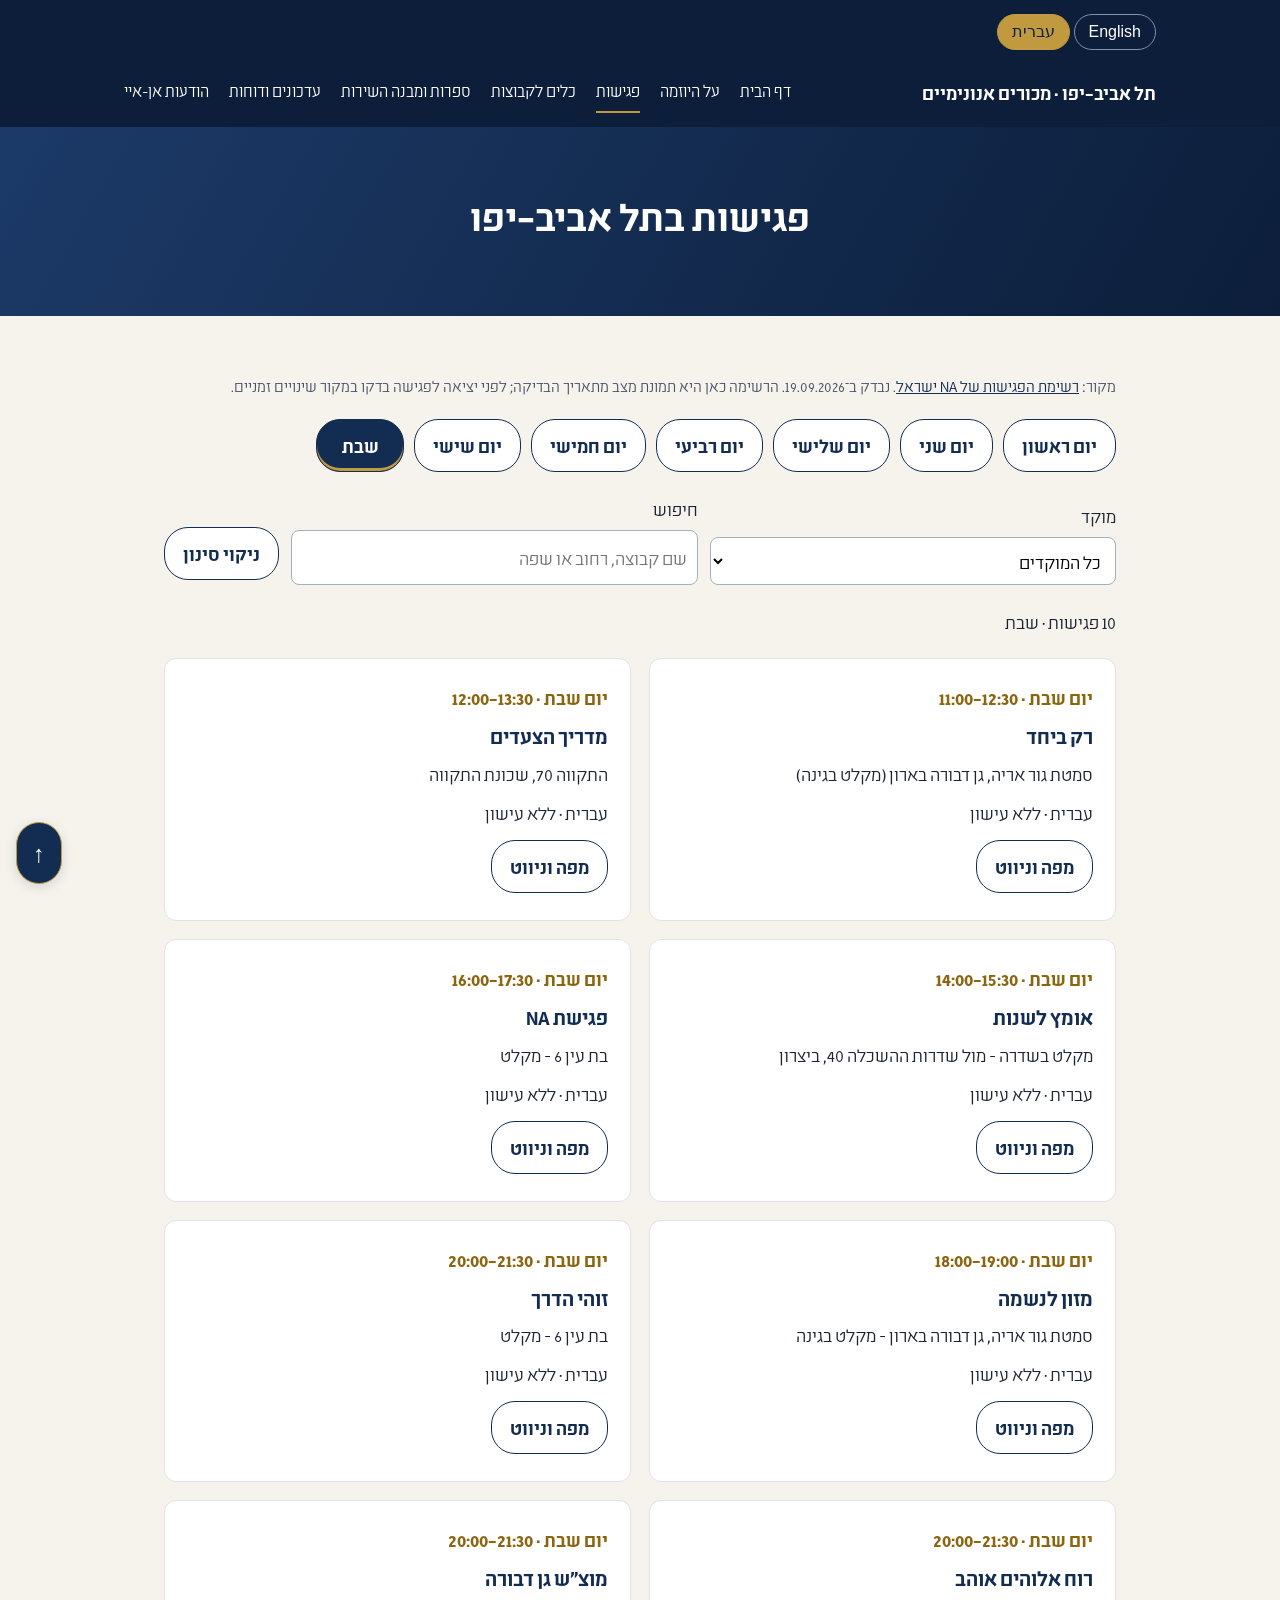
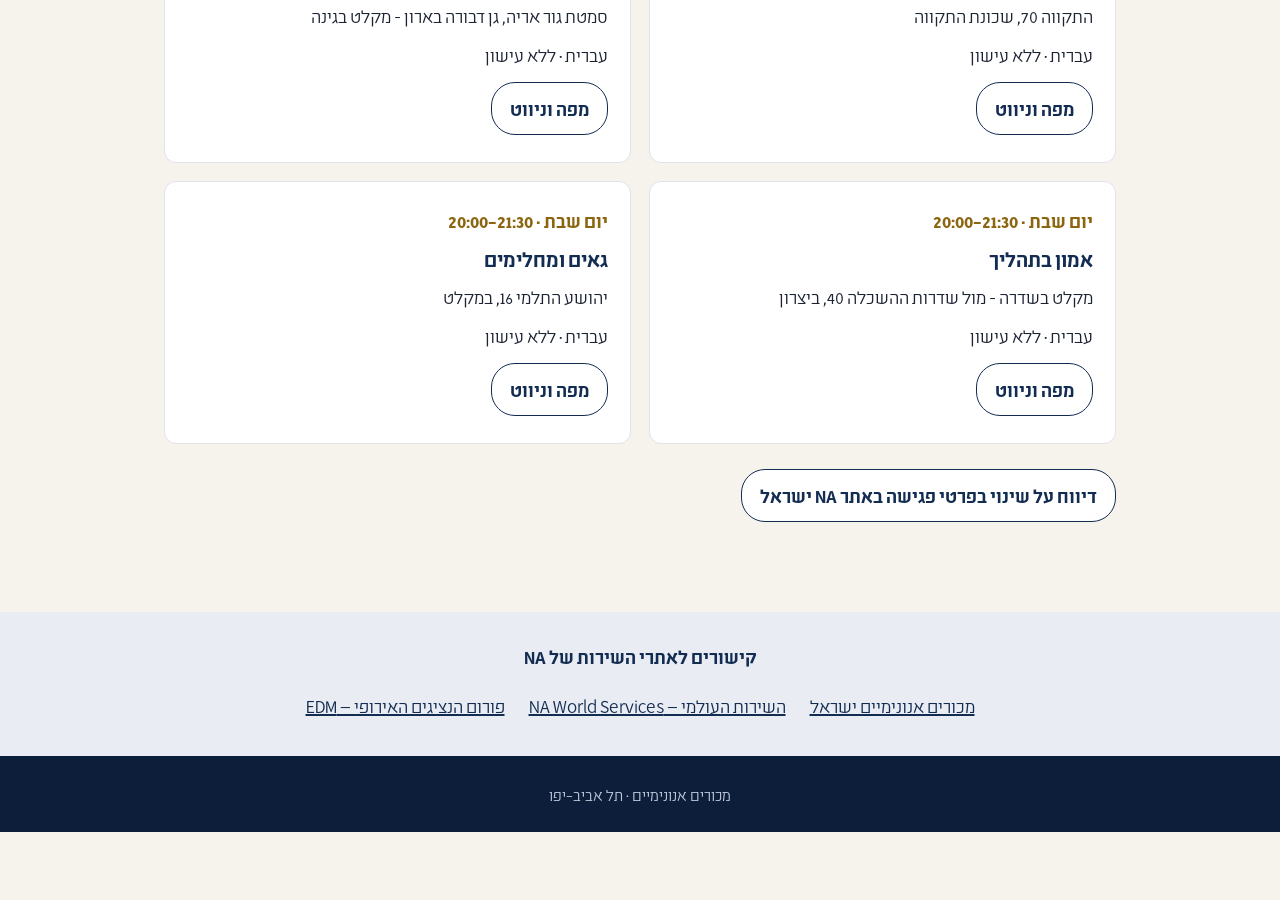
<file: meetings.html>
<!doctype html><html lang="he" dir="rtl"><head><meta charset="utf-8"><meta name="viewport" content="width=device-width,initial-scale=1"><meta name="theme-color" content="#132c52"><title>פגישות בתל אביב–יפו | תל אביב–יפו · NA</title><meta name="description" content="איתור פגישה לפי יום, מוקד או שם קבוצה, עם פרטי הגעה וקישור לניווט."><link rel="canonical" href="https://na-tel-aviv.github.io/meetings.html"><meta property="og:type" content="website"><meta property="og:locale" content="he_IL"><meta property="og:title" content="פגישות בתל אביב–יפו"><meta property="og:description" content="איתור פגישה לפי יום, מוקד או שם קבוצה, עם פרטי הגעה וקישור לניווט."><meta property="og:url" content="https://na-tel-aviv.github.io/meetings.html"><meta property="og:image" content="https://na-tel-aviv.github.io/assets/tel-aviv-share.jpg"><link rel="stylesheet" href="community-v5.css"><script src="community-v5.js?v=yafo" defer></script><script src="meetings-data.js" defer></script><script src="meetings-v2.js?v=bilingual1" defer></script><style>.day-buttons{display:flex;flex-wrap:wrap;gap:10px;margin:20px 0}.day-buttons .action{margin:0;min-width:88px}.day-buttons button[aria-pressed="true"]{background:#132c52;color:#fff;border-color:#132c52;font-weight:bold;box-shadow:inset 0 -3px #c19a3f}@media(max-width:600px){.day-buttons{display:grid;grid-template-columns:repeat(3,minmax(0,1fr));gap:8px}.day-buttons .action{min-width:0;padding:10px 5px}}</style><link rel="stylesheet" href="typography-meoded-v2.css"><link rel="stylesheet" href="bilingual.css?v=1"><script src="i18n.js?v=3" defer></script></head><body><header class="nav"><div class="container"><a href="initiative.html" style="color:white">לעמוד הראשי</a></div></header><main><div class="hub-hero"><h1>פגישות בתל אביב–יפו</h1></div><div class="hub-main"><p class="source">מקור: <a href="https://www.naisrael.org.il/meetings/" target="_blank" rel="noopener noreferrer">רשימת הפגישות של NA ישראל</a>. נבדק ב־19.09.2026. הרשימה כאן היא תמונת מצב מתאריך הבדיקה; לפני יציאה לפגישה בדקו במקור שינויים זמניים.</p><div class="day-buttons" role="group" aria-label="בחירת יום בשבוע"><button type="button" class="action" data-day="ראשון" aria-pressed="false">יום ראשון</button><button type="button" class="action" data-day="שני" aria-pressed="false">יום שני</button><button type="button" class="action" data-day="שלישי" aria-pressed="false">יום שלישי</button><button type="button" class="action" data-day="רביעי" aria-pressed="false">יום רביעי</button><button type="button" class="action" data-day="חמישי" aria-pressed="false">יום חמישי</button><button type="button" class="action" data-day="שישי" aria-pressed="false">יום שישי</button><button type="button" class="action" data-day="שבת" aria-pressed="false">שבת</button></div><input type="hidden" id="day"><div class="toolbar"><label>מוקד<select id="place"><option value="">כל המוקדים</option><option>גן דבורה</option><option>ביצרון</option><option>רוטשילד</option><option>יפו</option><option>מקומות נוספים</option></select></label><label>חיפוש<input type="search" id="search" placeholder="שם קבוצה, רחוב או שפה"></label><button class="action" id="reset" type="button">ניקוי סינון</button></div><p id="count" role="status"></p><div id="meetings" class="meeting-list"></div><noscript><p>לצפייה בכל הפגישות פתחו את רשימת NA ישראל בקישור למעלה.</p></noscript><p><a class="action" href="https://www.naisrael.org.il/for-na-members/meetings-updates-2/" target="_blank" rel="noopener noreferrer">דיווח על שינוי בפרטי פגישה באתר NA ישראל</a></p></div></main><footer>מכורים אנונימיים · תל אביב–יפו<br></footer></body></html>
</file>
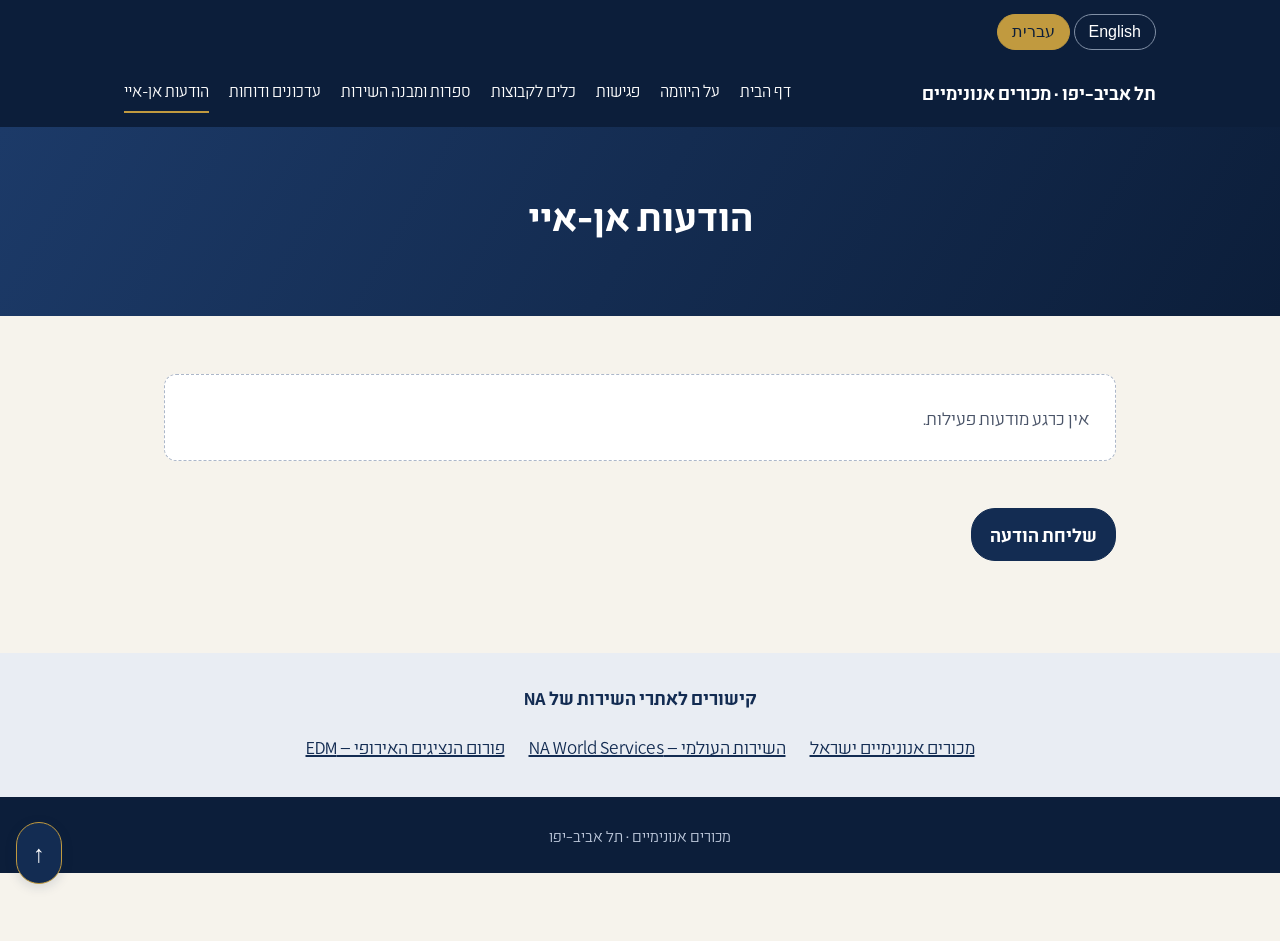
<file: notices.html>
<!doctype html><html lang="he" dir="rtl"><head><meta charset="utf-8"><meta name="viewport" content="width=device-width,initial-scale=1"><meta name="theme-color" content="#132c52"><title>הודעות אן-איי | תל אביב–יפו · NA</title><meta name="description" content="שינויי פגישות, עדכונים ובקשות לשירות בתל אביב–יפו."><link rel="canonical" href="https://na-tel-aviv.github.io/notices.html"><meta property="og:type" content="website"><meta property="og:locale" content="he_IL"><meta property="og:title" content="הודעות אן-איי"><meta property="og:description" content="שינויי פגישות, עדכונים ובקשות לשירות בתל אביב–יפו."><meta property="og:url" content="https://na-tel-aviv.github.io/notices.html"><meta property="og:image" content="https://na-tel-aviv.github.io/assets/tel-aviv-share.jpg"><link rel="stylesheet" href="community-v5.css"><script src="community-v5.js?v=yafo" defer></script><link rel="stylesheet" href="typography-meoded-v2.css"><link rel="stylesheet" href="bilingual.css?v=1"><script src="i18n.js?v=3" defer></script></head><body><header class="nav"><div class="container"><a href="initiative.html" style="color:white">לעמוד הראשי</a></div></header><main><div class="hub-hero"><h1>הודעות אן-איי</h1></div><div class="hub-main"><div id="all-notices"></div><section><button type="button" class="action primary" id="toggle-notice-form" aria-expanded="false" aria-controls="notice-compose">שליחת הודעה</button><div id="notice-compose" hidden><h2>הכנת מודעה לפרסום</h2><p>פרסום באתר ייעשה לאחר אישור.</p><form id="notice-form" class="notice-form"><label>שם הקבוצה<input name="group" required maxlength="100"></label><label>כותרת המודעה<input name="title" required maxlength="120"></label><label>בתוקף עד<input name="expiry" type="date" required></label><label>פרטי המודעה<textarea name="text" required maxlength="1500"></textarea></label><button type="submit" class="action primary">הכנת נוסח והעתקה</button></form><p id="copy-status" class="status" role="status"></p><textarea id="prepared-notice" aria-label="נוסח המודעה להעתקה" readonly hidden style="width:100%;min-height:160px"></textarea><p><a class="action" href="https://chat.whatsapp.com/EUOjk9FN8PeHu8zRY08g4K?s=cl&amp;p=a&amp;mlu=4&amp;ilr=4" target="_blank" rel="noopener noreferrer">פתיחת קבוצת הוואטסאפ</a></p></div></section></div></main><footer>מכורים אנונימיים · תל אביב–יפו<br></footer><script>const noticeToggle=document.getElementById("toggle-notice-form");const noticeCompose=document.getElementById("notice-compose");noticeToggle.addEventListener("click",()=>{const expanded=noticeToggle.getAttribute("aria-expanded")==="true";noticeToggle.setAttribute("aria-expanded",String(!expanded));noticeCompose.hidden=expanded;});</script></body></html>
</file>
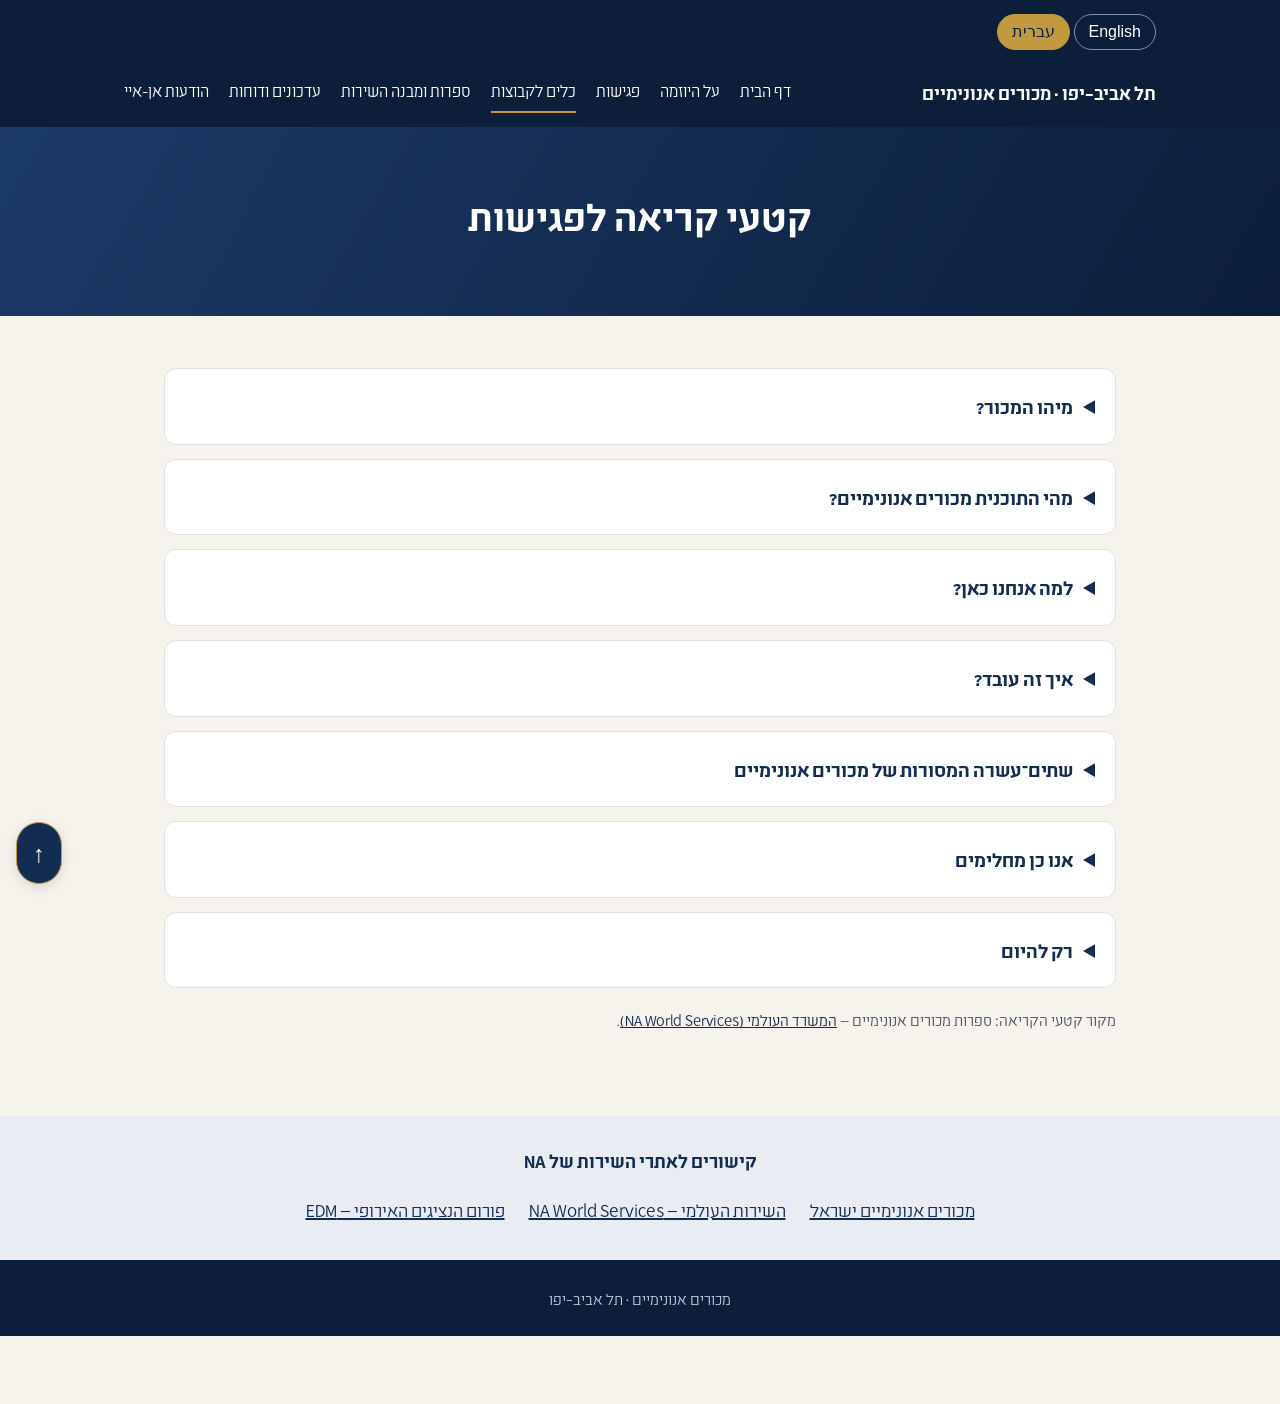
<file: readings.html>
<!doctype html><html lang="he" dir="rtl"><head><meta charset="utf-8"><meta name="viewport" content="width=device-width,initial-scale=1"><meta name="theme-color" content="#132c52"><title>קטעי קריאה לפגישות | תל אביב–יפו · NA</title><meta name="description" content="שבעת קטעי הקריאה מתוך מצגת הקבוצה, לצפייה באתר."><link rel="canonical" href="https://na-tel-aviv.github.io/readings.html"><meta property="og:type" content="website"><meta property="og:locale" content="he_IL"><meta property="og:title" content="קטעי קריאה לפגישות"><meta property="og:description" content="שבעת קטעי הקריאה מתוך מצגת הקבוצה, לצפייה באתר."><meta property="og:url" content="https://na-tel-aviv.github.io/readings.html"><meta property="og:image" content="https://na-tel-aviv.github.io/assets/tel-aviv-share.jpg"><link rel="stylesheet" href="community-v5.css"><script src="community-v5.js?v=yafo" defer></script><link rel="stylesheet" href="typography-meoded-v2.css"><link rel="stylesheet" href="bilingual.css?v=1"><script src="i18n.js?v=3" defer></script></head><body><header class="nav"><div class="container"><a href="initiative.html" style="color:white">לעמוד הראשי</a></div></header><main><div class="hub-hero"><h1>קטעי קריאה לפגישות</h1></div><div class="hub-main"><details class="reading"><summary>מיהו המכור?</summary><div class="reading-body"><div class="toolbar"><button class="action" data-zoom type="button" aria-pressed="false">הגדלת הקריאה</button></div><div class="scan-wrap"><img class="reading-scan" src="reading-1.png" loading="lazy" alt="מיהו המכור? — עמוד 1. קטע הקריאה מתוך מצגת הקבוצה."></div></div></details><details class="reading"><summary>מהי התוכנית מכורים אנונימיים?</summary><div class="reading-body"><div class="toolbar"><button class="action" data-zoom type="button" aria-pressed="false">הגדלת הקריאה</button></div><div class="scan-wrap"><img class="reading-scan" src="reading-2.png" loading="lazy" alt="מהי התוכנית מכורים אנונימיים? — עמוד 1. קטע הקריאה מתוך מצגת הקבוצה."></div></div></details><details class="reading"><summary>למה אנחנו כאן?</summary><div class="reading-body"><div class="toolbar"><button class="action" data-zoom type="button" aria-pressed="false">הגדלת הקריאה</button></div><div class="scan-wrap"><img class="reading-scan" src="reading-3.png" loading="lazy" alt="למה אנחנו כאן? — עמוד 1. קטע הקריאה מתוך מצגת הקבוצה."></div></div></details><details class="reading"><summary>איך זה עובד?</summary><div class="reading-body"><div class="toolbar"><button class="action" data-zoom type="button" aria-pressed="false">הגדלת הקריאה</button></div><div class="scan-wrap"><img class="reading-scan" src="reading-4.png" loading="lazy" alt="איך זה עובד? — עמוד 1. קטע הקריאה מתוך מצגת הקבוצה."><img class="reading-scan" src="reading-5.png" loading="lazy" alt="איך זה עובד? — עמוד 2. קטע הקריאה מתוך מצגת הקבוצה."></div></div></details><details class="reading"><summary>שתים־עשרה המסורות של מכורים אנונימיים</summary><div class="reading-body"><div class="toolbar"><button class="action" data-zoom type="button" aria-pressed="false">הגדלת הקריאה</button></div><div class="scan-wrap"><img class="reading-scan" src="reading-6.png" loading="lazy" alt="שתים־עשרה המסורות של מכורים אנונימיים — עמוד 1. קטע הקריאה מתוך מצגת הקבוצה."><img class="reading-scan" src="reading-7.png" loading="lazy" alt="שתים־עשרה המסורות של מכורים אנונימיים — עמוד 2. קטע הקריאה מתוך מצגת הקבוצה."></div></div></details><details class="reading"><summary>אנו כן מחלימים</summary><div class="reading-body"><div class="toolbar"><button class="action" data-zoom type="button" aria-pressed="false">הגדלת הקריאה</button></div><div class="scan-wrap"><img class="reading-scan" src="reading-15.png" loading="lazy" alt="אנו כן מחלימים — עמוד 1. קטע הקריאה מתוך מצגת הקבוצה."></div></div></details><details class="reading"><summary>רק להיום</summary><div class="reading-body"><div class="toolbar"><button class="action" data-zoom type="button" aria-pressed="false">הגדלת הקריאה</button></div><div class="scan-wrap"><img class="reading-scan" src="reading-16.png" loading="lazy" alt="רק להיום — עמוד 1. קטע הקריאה מתוך מצגת הקבוצה."></div></div></details><p class="source">מקור קטעי הקריאה: ספרות מכורים אנונימיים — <a href="https://na.org/" target="_blank" rel="noopener noreferrer">המשרד העולמי (NA World Services)</a>.</p></div></main><footer>מכורים אנונימיים · תל אביב–יפו<br></footer></body></html>
</file>
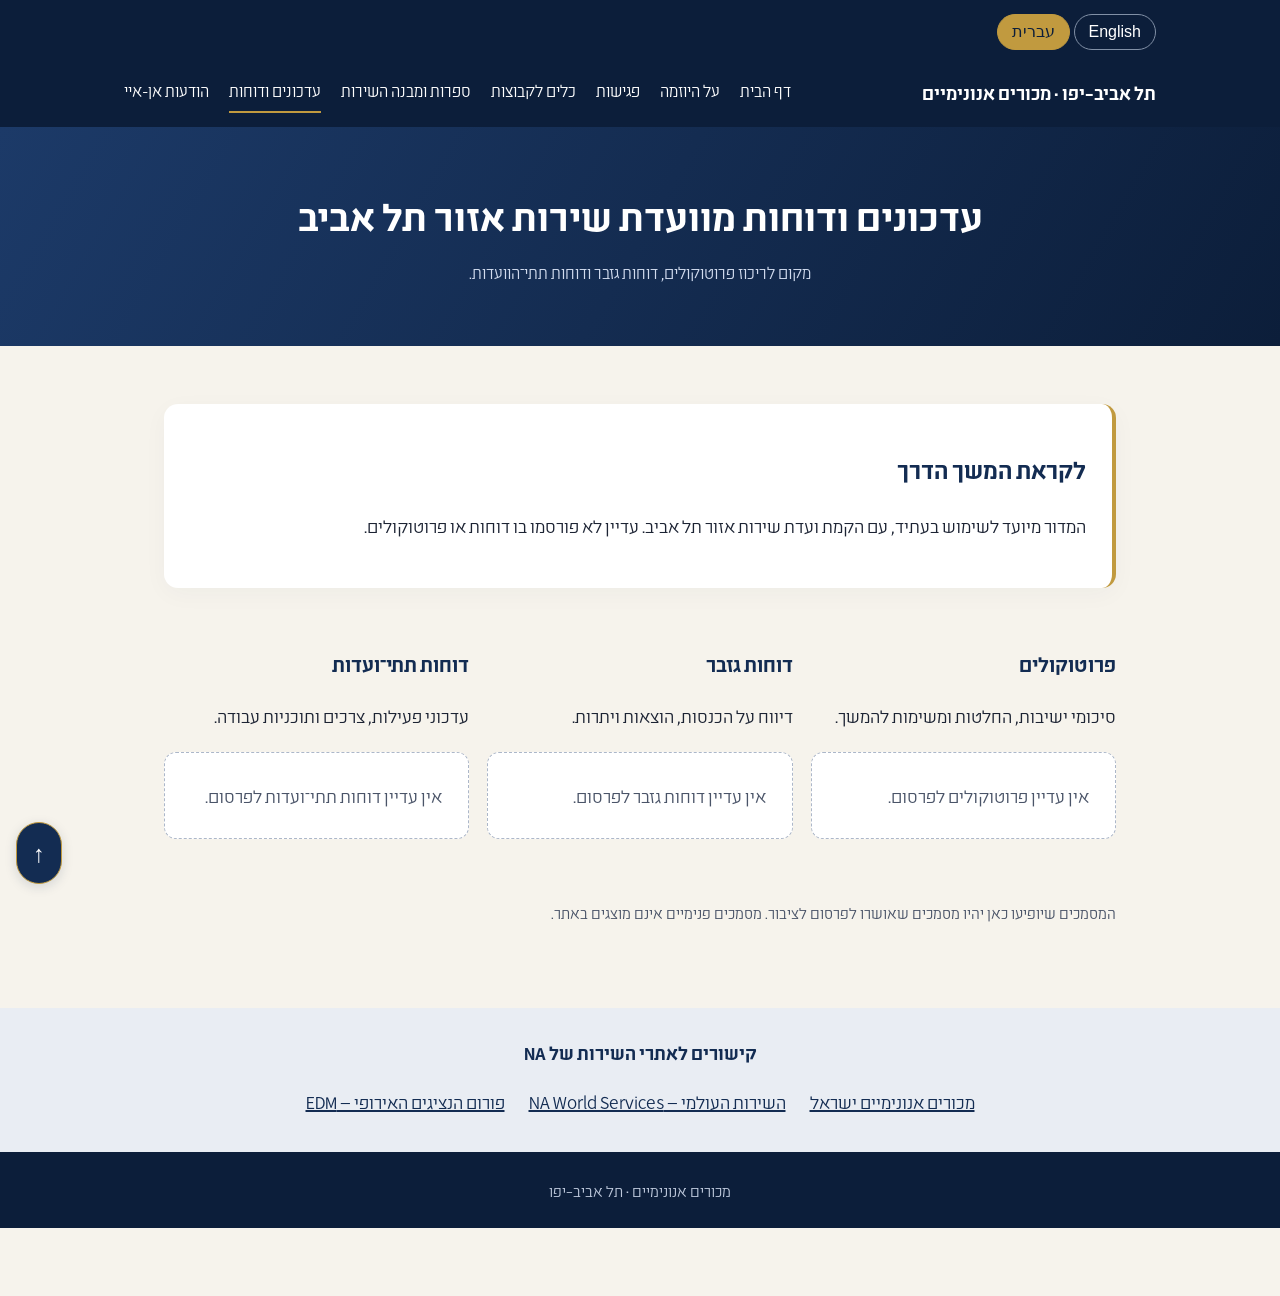
<file: reports.html>
<!doctype html><html lang="he" dir="rtl"><head><meta charset="utf-8"><meta name="viewport" content="width=device-width,initial-scale=1"><meta name="theme-color" content="#132c52"><title>עדכונים ודוחות מוועדת שירות אזור תל אביב | תל אביב–יפו · NA</title><meta name="description" content="מקום לריכוז פרוטוקולים, דוחות גזבר ודוחות תתי־הוועדות."><link rel="canonical" href="https://na-tel-aviv.github.io/reports.html"><meta property="og:type" content="website"><meta property="og:locale" content="he_IL"><meta property="og:title" content="עדכונים ודוחות מוועדת שירות אזור תל אביב"><meta property="og:description" content="מקום לריכוז פרוטוקולים, דוחות גזבר ודוחות תתי־הוועדות."><meta property="og:url" content="https://na-tel-aviv.github.io/reports.html"><meta property="og:image" content="https://na-tel-aviv.github.io/assets/tel-aviv-share.jpg"><link rel="stylesheet" href="community-v5.css"><script src="community-v5.js?v=yafo" defer></script><link rel="stylesheet" href="typography-meoded-v2.css"><link rel="stylesheet" href="bilingual.css?v=1"><script src="i18n.js?v=3" defer></script></head><body><header class="nav"><div class="container"><a href="initiative.html" style="color:white">לעמוד הראשי</a></div></header><main><div class="hub-hero"><h1>עדכונים ודוחות מוועדת שירות אזור תל אביב</h1><p>מקום לריכוז פרוטוקולים, דוחות גזבר ודוחות תתי־הוועדות.</p></div><div class="hub-main"><div class="paper"><h2>לקראת המשך הדרך</h2><p>המדור מיועד לשימוש בעתיד, עם הקמת ועדת שירות אזור תל אביב. עדיין לא פורסמו בו דוחות או פרוטוקולים.</p></div><div class="report-types"><section><h2>פרוטוקולים</h2><p>סיכומי ישיבות, החלטות ומשימות להמשך.</p><p class="empty">אין עדיין פרוטוקולים לפרסום.</p></section><section><h2>דוחות גזבר</h2><p>דיווח על הכנסות, הוצאות ויתרות.</p><p class="empty">אין עדיין דוחות גזבר לפרסום.</p></section><section><h2>דוחות תתי־ועדות</h2><p>עדכוני פעילות, צרכים ותוכניות עבודה.</p><p class="empty">אין עדיין דוחות תתי־ועדות לפרסום.</p></section></div><p class="source">המסמכים שיופיעו כאן יהיו מסמכים שאושרו לפרסום לציבור. מסמכים פנימיים אינם מוצגים באתר.</p></div></main><footer>מכורים אנונימיים · תל אביב–יפו<br></footer></body></html>
</file>
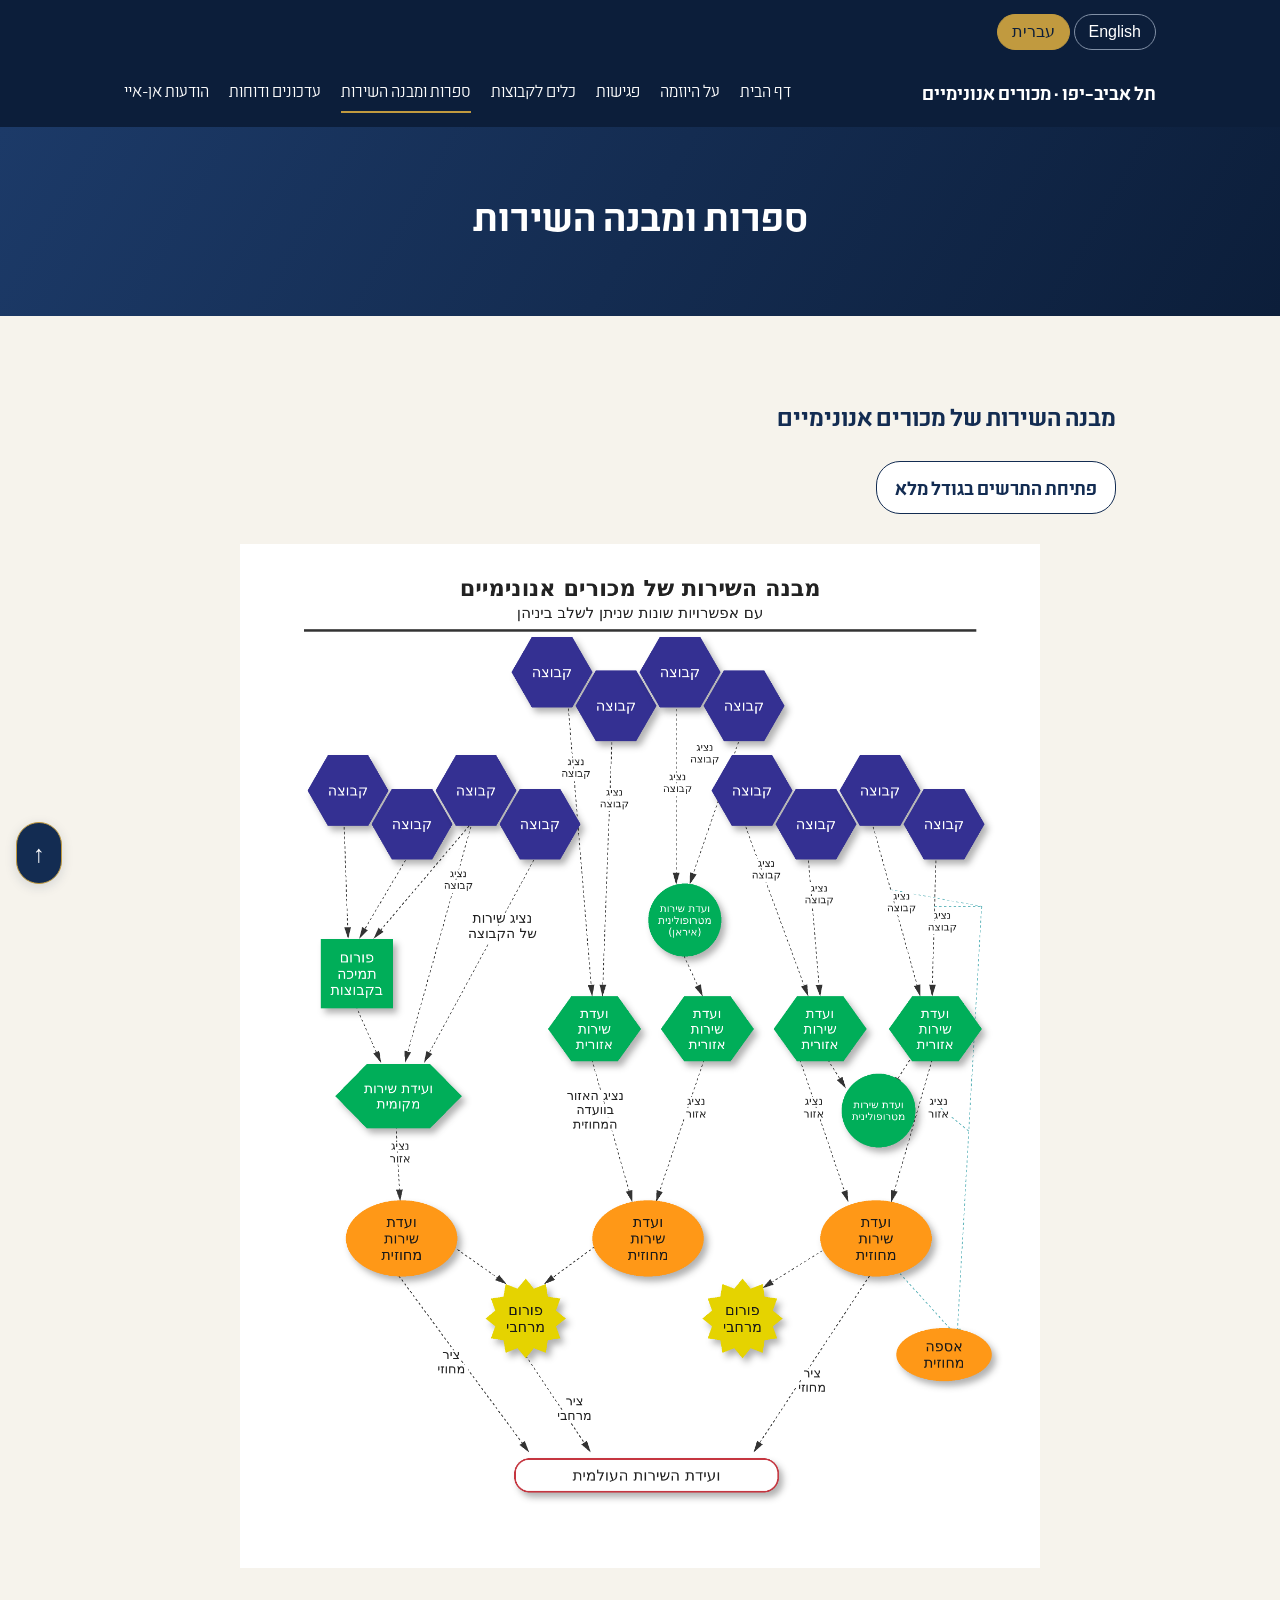
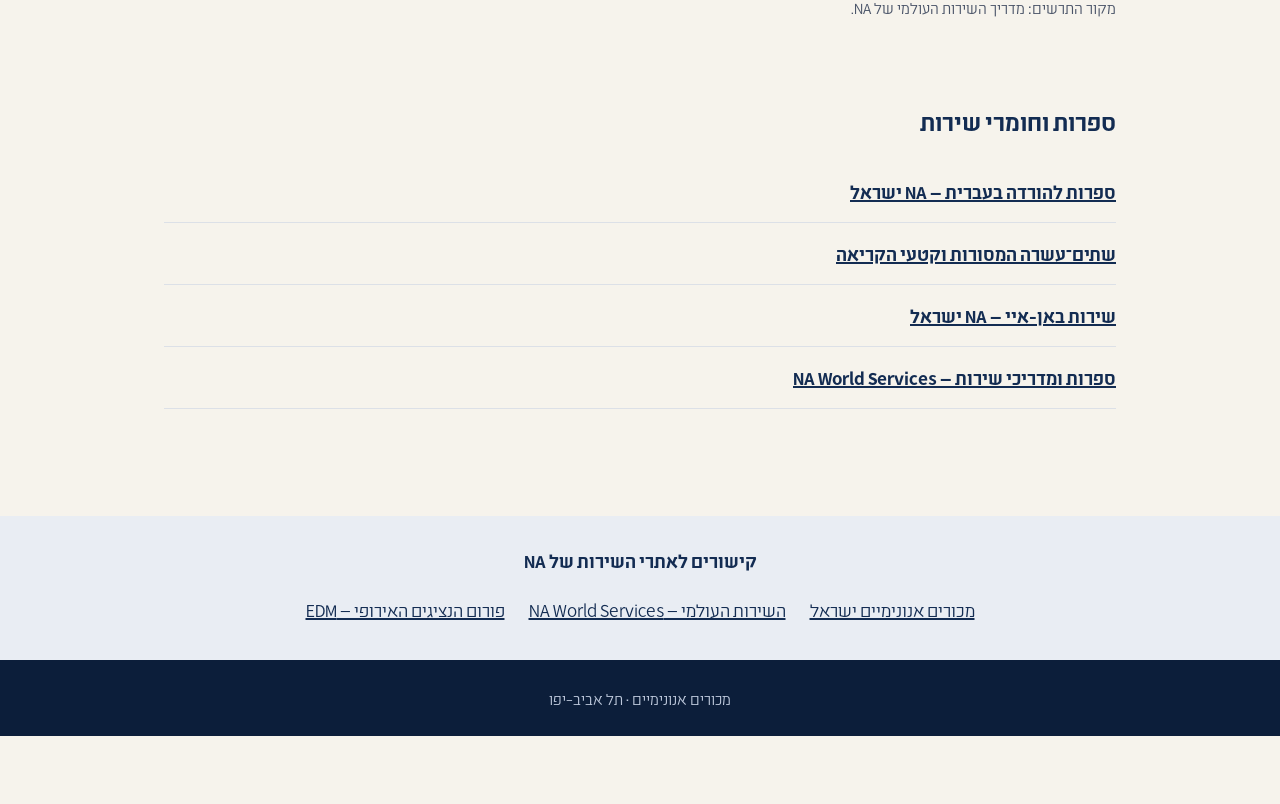
<file: service.html>
<!doctype html><html lang="he" dir="rtl"><head><meta charset="utf-8"><meta name="viewport" content="width=device-width,initial-scale=1"><meta name="theme-color" content="#132c52"><title>ספרות ומבנה השירות | תל אביב–יפו · NA</title><meta name="description" content="היכרות עם גופי השירות וקישורים לספרות ולחומרי השירות של NA."><link rel="canonical" href="https://na-tel-aviv.github.io/service.html"><meta property="og:type" content="website"><meta property="og:locale" content="he_IL"><meta property="og:title" content="ספרות ומבנה השירות"><meta property="og:description" content="היכרות עם גופי השירות וקישורים לספרות ולחומרי השירות של NA."><meta property="og:url" content="https://na-tel-aviv.github.io/service.html"><meta property="og:image" content="https://na-tel-aviv.github.io/assets/tel-aviv-share.jpg"><link rel="stylesheet" href="community-v5.css"><script src="community-v5.js?v=yafo" defer></script><link rel="stylesheet" href="typography-meoded-v2.css"><link rel="stylesheet" href="bilingual.css?v=1"><script src="i18n.js?v=3" defer></script></head><body><header class="nav"><div class="container"><a href="initiative.html" style="color:white">לעמוד הראשי</a></div></header><main><div class="hub-hero"><h1>ספרות ומבנה השירות</h1></div><div class="hub-main"><section><h2>מבנה השירות של מכורים אנונימיים</h2><a class="action" href="service-structure.png" target="_blank" rel="noopener">פתיחת התרשים בגודל מלא</a><img src="service-structure.png" class="diagram" alt="מבנה השירות: קבוצות ונציגיהן, פורום תמיכה בקבוצות, ועדות שירות מקומיות, אזוריות ומטרופוליניות, ועדות מחוזיות, פורומים מרחביים וצירים לוועידת השירות העולמית."><p class="source">מקור התרשים: מדריך השירות העולמי של NA.</p></section><section><h2>ספרות וחומרי שירות</h2><ul class="resource-list"><li><a href="https://www.naisrael.org.il/literature-downloads/" target="_blank" rel="noopener noreferrer">ספרות להורדה בעברית — NA ישראל</a></li><li><a href="readings.html">שתים־עשרה המסורות וקטעי הקריאה</a></li><li><a href="https://www.naisrael.org.il/for-na-members/service-in-na/" target="_blank" rel="noopener noreferrer">שירות באן-איי — NA ישראל</a></li><li><a href="https://na.org/" target="_blank" rel="noopener noreferrer">ספרות ומדריכי שירות — NA World Services</a></li></ul></section></div></main><footer>מכורים אנונימיים · תל אביב–יפו<br></footer></body></html>
</file>
<file: community-v5.css>
:root{--navy:#132c52;--paper:#f6f3ec;--gold:#c19a3f;--muted:#4a5468}*{box-sizing:border-box}html{scroll-padding-top:130px}body{margin:0;background:var(--paper);color:#1c2333;font-family:'Segoe UI',Arial,sans-serif;line-height:1.75;direction:rtl}a{color:var(--navy)}button,input,select,textarea{font:inherit}button,.action{cursor:pointer}a:focus-visible,button:focus-visible,summary:focus-visible,input:focus-visible,select:focus-visible,textarea:focus-visible{outline:3px solid #bd8618;outline-offset:4px}header.nav{position:sticky;top:0;z-index:50;background:#0c1e3a;color:white;padding:14px 0}.nav-inner{display:flex;flex-wrap:wrap;gap:12px;justify-content:space-between;align-items:center}.container{max-width:1080px;margin:auto;padding:0 24px}.brand{font-weight:700}.brand a{color:white;text-decoration:none}.site-links{display:flex;gap:10px 20px;flex-wrap:wrap}.site-links a{color:#fff;font-size:15px;text-decoration:none;padding:4px 0}.site-links a[aria-current=page]{border-bottom:2px solid var(--gold)}.skip{position:fixed;right:20px;top:-100px;z-index:100;background:white;padding:12px}.skip:focus{top:12px}.hub-hero{background:linear-gradient(120deg,#1c3a68,#0c1e3a);color:#fff;padding:58px 24px;text-align:center}.hub-hero h1{font-family:Georgia,'Times New Roman',serif;font-size:clamp(29px,4vw,42px);margin:0 auto 14px;max-width:840px;line-height:1.4;color:white}.hub-hero p{max-width:750px;margin:0 auto;color:#d1dbee;font-size:18px}.hub-main{max-width:1000px;margin:auto;padding:38px 24px 65px;min-width:0}.hub-main h2{color:var(--navy);font-size:26px;line-height:1.4}.hub-main section{padding:22px 0}.intro,.source{color:var(--muted)}.source{font-size:14px}.paper{background:#fff;padding:26px;border-radius:14px;margin:20px 0;border-right:4px solid var(--gold);box-shadow:0 6px 24px #132c5209}.action{display:inline-block;border:1px solid var(--navy);border-radius:24px;padding:9px 18px;color:var(--navy);background:#fff;text-decoration:none;margin:5px 0}.action.primary{background:var(--navy);color:#fff}.toolbar{display:flex;gap:12px;flex-wrap:wrap;align-items:end;margin:20px 0}.toolbar label{display:flex;flex-direction:column;gap:5px;flex:1;min-width:150px}input,select,textarea{border:1px solid #a4afc0;background:white;border-radius:8px;padding:10px;max-width:100%}.meeting-list{display:grid;grid-template-columns:repeat(2,minmax(0,1fr));gap:18px}.meeting-card{background:white;border:1px solid #e1e3e8;border-radius:12px;padding:22px}.meeting-card h2{font-size:22px;margin:6px 0}.meeting-card p{margin:6px 0}.time{font-weight:bold;color:#8b650f}.empty{border:1px dashed #acb7c9;border-radius:12px;padding:26px;background:#fff;color:var(--muted)}details.reading{background:white;border:1px solid #dce0e7;border-radius:12px;margin:14px 0;overflow:hidden}summary{padding:20px;font-size:21px;font-weight:bold;color:var(--navy);cursor:pointer}details .reading-body{padding:0 20px 24px}.reading-scan{display:block;width:100%;height:auto;margin:12px auto}.scan-wrap{overflow:auto}.scan-wrap.enlarged .reading-scan{width:1200px;max-width:none}.diagram{display:block;width:100%;max-width:800px;height:auto;margin:25px auto}.service-item{border-bottom:1px solid #dce0e7;padding:18px 0}.service-item h3{color:var(--navy);margin:0 0 8px}.service-item p{margin:0}.resource-list{list-style:none;padding:0}.resource-list li{border-bottom:1px solid #dce0e7;padding:14px 0}.resource-list a{font-weight:bold}.resource-list p{margin:4px 0;color:var(--muted)}.report-types{display:grid;grid-template-columns:repeat(3,1fr);gap:18px}.report-types h2{font-size:22px}.site-resources{padding:28px 24px;background:#e9edf3;text-align:center}.site-resources h2{font-size:20px;color:var(--navy);margin:0 0 10px}.site-resources a{display:inline-block;margin:6px 12px}footer{padding:24px;background:#0c1e3a;color:#bdc8db;text-align:center}#bulletin{background:#fff;border:1px solid #dbe0e8;border-top:4px solid var(--gold);border-radius:12px;padding:18px;box-shadow:0 8px 28px #132c5210}#bulletin h2{font-size:23px;color:var(--navy);margin:0 0 10px}#bulletin .notice-window{height:290px;overflow:auto;scroll-behavior:auto;overscroll-behavior:contain}#bulletin article{padding:12px 0;border-bottom:1px solid #e1e3e8}#bulletin h3{font-size:17px;margin:3px 0}#bulletin p{font-size:15px;margin:5px 0}#bulletin time{font-size:13px;color:#6b7381}#bulletin .action{font-size:14px;padding:5px 12px}.notice-card{padding:22px;background:#fff;border-radius:12px;margin:16px 0}.notice-card h2{font-size:23px;margin:0}.notice-form label{display:flex;flex-direction:column;margin:16px 0;gap:6px}.notice-form textarea{min-height:130px}.status{color:#34513b}body.has-board{padding-left:310px}body.has-board #bulletin{position:fixed;left:18px;top:155px;width:275px;z-index:20}.hub-main [hidden]{display:none!important}@media(max-width:1100px){body.has-board{padding-left:0}body.has-board #bulletin{position:static;width:auto;margin:20px 20px 0}#bulletin .notice-window{height:175px}.site-links{gap:6px 15px}.site-links a{font-size:14px}}@media(max-width:600px){.meeting-list,.report-types{grid-template-columns:1fr}.hub-main{padding:26px 18px 45px}.hub-hero{padding:38px 20px}.paper{padding:20px}.toolbar label{min-width:125px}.nav-inner{display:block}.site-links{margin-top:10px}.brand{font-size:15px}.container{padding:0 18px}header.nav{position:relative}.hero{padding:55px 0}.hero h1{font-size:32px}.hero p.lead{font-size:18px}.purpose-box{padding:24px}.reading-body{padding:0 10px 16px!important}}@media(prefers-reduced-motion:reduce){html{scroll-behavior:auto}*,*::before,*::after{animation:none!important;transition:none!important}}@media print{body{padding:0!important;background:white}header,#bulletin,.site-resources,footer,.hub-hero,.toolbar,.action,.source,.skip{display:none!important}.hub-main{max-width:none;padding:0}body.print-reading .hub-main>*:not(.reading){display:none}body.print-reading details:not(.printing){display:none}body.print-reading details.printing{display:block;border:0}body.print-reading details.printing summary{display:none}.scan-wrap{overflow:visible}.scan-wrap.enlarged .reading-scan{width:100%;max-width:100%}.reading-scan{break-inside:avoid;max-height:90vh;object-fit:contain}.reading-body{padding:0!important}}

#bulletin[hidden],#board-toggle[hidden]{display:none!important}#board-toggle{position:fixed;left:16px;bottom:calc(16px + env(safe-area-inset-bottom,0px));z-index:61;border:1px solid #c19a3f;border-radius:28px;background:#132c52;color:#fff;padding:10px 18px;box-shadow:0 4px 16px #132c5233;font-weight:bold}@media(max-width:1100px){body.has-board #bulletin{position:fixed;left:12px;right:auto;top:auto;bottom:calc(78px + env(safe-area-inset-bottom,0px));width:min(340px,calc(100vw - 24px));max-height:calc(100dvh - 110px);overflow:auto;margin:0;z-index:60}#bulletin .notice-window{height:min(260px,40dvh)}body.has-board{padding-bottom:72px}}@media print{#board-toggle{display:none!important}}

.home .hub-main{max-width:1160px}.home .hub-hero{padding:65px 22px}.home .hub-hero h1{font-size:clamp(36px,5vw,58px)}.home-eyebrow{font-size:14px;font-weight:bold;letter-spacing:1px;color:#997421}.hub-hero .home-eyebrow{color:#e2c77d;margin-bottom:15px}.home-actions{display:flex;justify-content:center;flex-wrap:wrap;gap:12px;margin-top:26px}.action.home-gold{background:#c19a3f;color:#102442;border-color:#c19a3f}.home-grid{display:grid;grid-template-columns:minmax(0,1.4fr) minmax(0,1fr);gap:24px;align-items:start}.home-intro{margin:0}.home-intro h2{margin-top:8px}#home-board #bulletin{position:static;width:auto;margin:0}#home-board .notice-window{height:280px}.home-whatsapp{display:flex;justify-content:space-between;gap:28px;align-items:center}.whatsapp-button{background:#16733e;color:white;border-color:#16733e}.home .whatsapp-qr{display:block;position:relative;width:208px;aspect-ratio:1;overflow:hidden;border-radius:12px;flex-shrink:0;background:#fff}.home .whatsapp-qr img{position:absolute;width:333.493976%;height:auto;max-width:none;left:-116.86747%;top:-151.566265%}.home-shortcuts{display:grid;grid-template-columns:repeat(3,1fr);gap:18px}.home-shortcuts a{text-decoration:none;margin:0;border-right-width:3px}.home-shortcuts h3{margin:0;color:#132c52}.home-shortcuts p{color:#4a5468;margin-bottom:0}.home-contact{display:flex;justify-content:space-between;align-items:center;gap:20px}.home-contact h2{margin:0}.home-contact p{margin-bottom:0}.home-contact button:disabled{cursor:default;opacity:.65}@media(max-width:750px){.home-grid,.home-shortcuts{grid-template-columns:1fr}.home-whatsapp{flex-direction:column;text-align:center}.home-contact{align-items:start;flex-direction:column}.home .hub-hero{padding:42px 20px}#home-board .notice-window{height:220px}}

.home .paper{padding:26px}@media(max-width:600px){.home .paper{padding:20px}}

#back-to-top{position:fixed;left:16px;bottom:calc(16px + env(safe-area-inset-bottom,0px));z-index:80;border:1px solid #c19a3f;border-radius:24px;padding:10px 16px;background:#132c52;color:#fff;box-shadow:0 3px 12px #132c5226;cursor:pointer;font-size:15px}body{padding-bottom:68px}.home .hub-hero{padding:32px 20px}.home .hub-hero h1{font-size:clamp(30px,4vw,44px);margin-bottom:16px}.home .home-actions{margin-top:16px}.home .compact-home{max-width:880px;padding-top:24px;padding-bottom:24px}.home #home-board .notice-window{height:185px}.home-utilities{display:flex;justify-content:space-between;align-items:start;gap:12px;margin-top:16px}.qr-details summary{font-family:inherit;font-size:15px;padding:10px 14px}.home .qr-details .whatsapp-qr{width:160px;margin:8px auto}.home .site-resources{padding:16px 20px}.home .site-resources h2{font-size:17px}.home-utilities button:disabled{opacity:.65;cursor:default}@media(max-width:600px){.home .home-actions{display:grid;gap:8px}.home .home-actions .action{margin:0}.home .hub-hero{padding:24px 18px}.home-utilities{flex-wrap:wrap}}@media print{#back-to-top{display:none!important}}
</file>
<file: typography-meoded-v2.css>
@font-face{font-family:"Meoded Pashut";src:url("meoded-pashut-light.woff") format("woff");font-weight:300;font-style:normal;font-display:swap}
@font-face{font-family:"Meoded Pashut";src:url("meoded-pashut-bold.woff") format("woff");font-weight:700;font-style:normal;font-display:swap}
html body,body .hub-hero h1,body h1,body h2,body h3,body h4,body h5,body h6,body button,body input,body select,body textarea,body summary,body .action,body .btn{font-family:"Meoded Pashut",Arial,sans-serif}
body{font-weight:300}
body h1,body h2,body h3,body h4,body h5,body h6,body strong,body b,body button,body summary,body .action,body .btn{font-weight:700}
body input,body select,body textarea{font-weight:300}

/* Meoded Pashut has a compact letter height: keep supporting text readable. */
html body{font-size:20px;line-height:1.65}
body .site-links a,body.home .site-links a{font-size:18px;line-height:1.4;padding:8px 0}
body .brand,body.home .brand{font-size:20px;line-height:1.4}
body p,body .reason-card p,body .section-sub,body .closing-cta p,body .whatsapp-join p{font-size:20px}
body .source,body small,body time,body footer,body .eyebrow-sm{font-size:17px}
body input,body select,body textarea,body button,body .action,body .btn{font-size:20px}
body .toolbar label{font-size:20px}
body.home .home-actions>.action,body.home .home-join-row .whatsapp-button{font-size:20px;line-height:1.4}
body #bulletin h3{font-size:22px;line-height:1.45}
body #bulletin p{font-size:20px;line-height:1.6}
body #bulletin time{font-size:17px;color:#505967}
body #bulletin .action{font-size:18px;min-height:44px}
body #back-to-top{font-size:24px;min-width:44px;min-height:44px}
body .home-eyebrow,body .eyebrow{font-size:18px}
@media(max-width:600px){body .site-links,body.home .site-links{column-gap:16px;row-gap:4px}body .site-links a,body.home .site-links a{font-size:18px}}
</file>
<file: bilingual.css>
.language-switch{display:flex;gap:4px;align-items:center;justify-content:flex-end;width:100%;direction:ltr;margin-bottom:8px}
.language-switch a{color:#fff;text-decoration:none;border:1px solid #8190a6;border-radius:18px;padding:5px 14px;font:16px/1.5 Arial,sans-serif;min-height:36px}
.language-switch a[aria-current="true"]{background:#c19a3f;border-color:#c19a3f;color:#0c1e3a}
.language-switch a:focus-visible{outline:3px solid white;outline-offset:3px}
html[lang="en"] body{direction:ltr}
html[lang="en"] body,html[lang="en"] body h1,html[lang="en"] body h2,html[lang="en"] body h3,html[lang="en"] body p,html[lang="en"] body a,html[lang="en"] body input,html[lang="en"] body button,html[lang="en"] body select,html[lang="en"] body textarea,html[lang="en"] body summary{font-family:Arial,sans-serif}
html[lang="en"] body .hub-main,html[lang="en"] body .service-item,html[lang="en"] body .reason-card,html[lang="en"] body .notice-card,html[lang="en"] body .meeting-card,html[lang="en"] body .article,html[lang="en"] body #bulletin{text-align:left}
html[lang="en"] body .eyebrow,html[lang="en"] body .eyebrow-sm{letter-spacing:.08em}
html[lang="en"] body h1{font-size:clamp(32px,5vw,58px);line-height:1.2}
html[lang="en"] body .site-links a{font-size:16px}
html[lang="en"] body p{font-size:18px;line-height:1.65}
html[lang="en"] .reading-body{display:none!important}
.english-reading{padding:24px}
[hidden]{display:none!important}
html[lang="en"] body .action,html[lang="en"] body .btn{white-space:normal;text-align:center;max-width:100%}
@media(max-width:600px){.language-switch{justify-content:center}html[lang="en"] body .brand{font-size:18px}html[lang="en"] body h2{overflow-wrap:break-word}html[lang="en"] body .home-join-row{flex-wrap:wrap;justify-content:center}}
</file>
